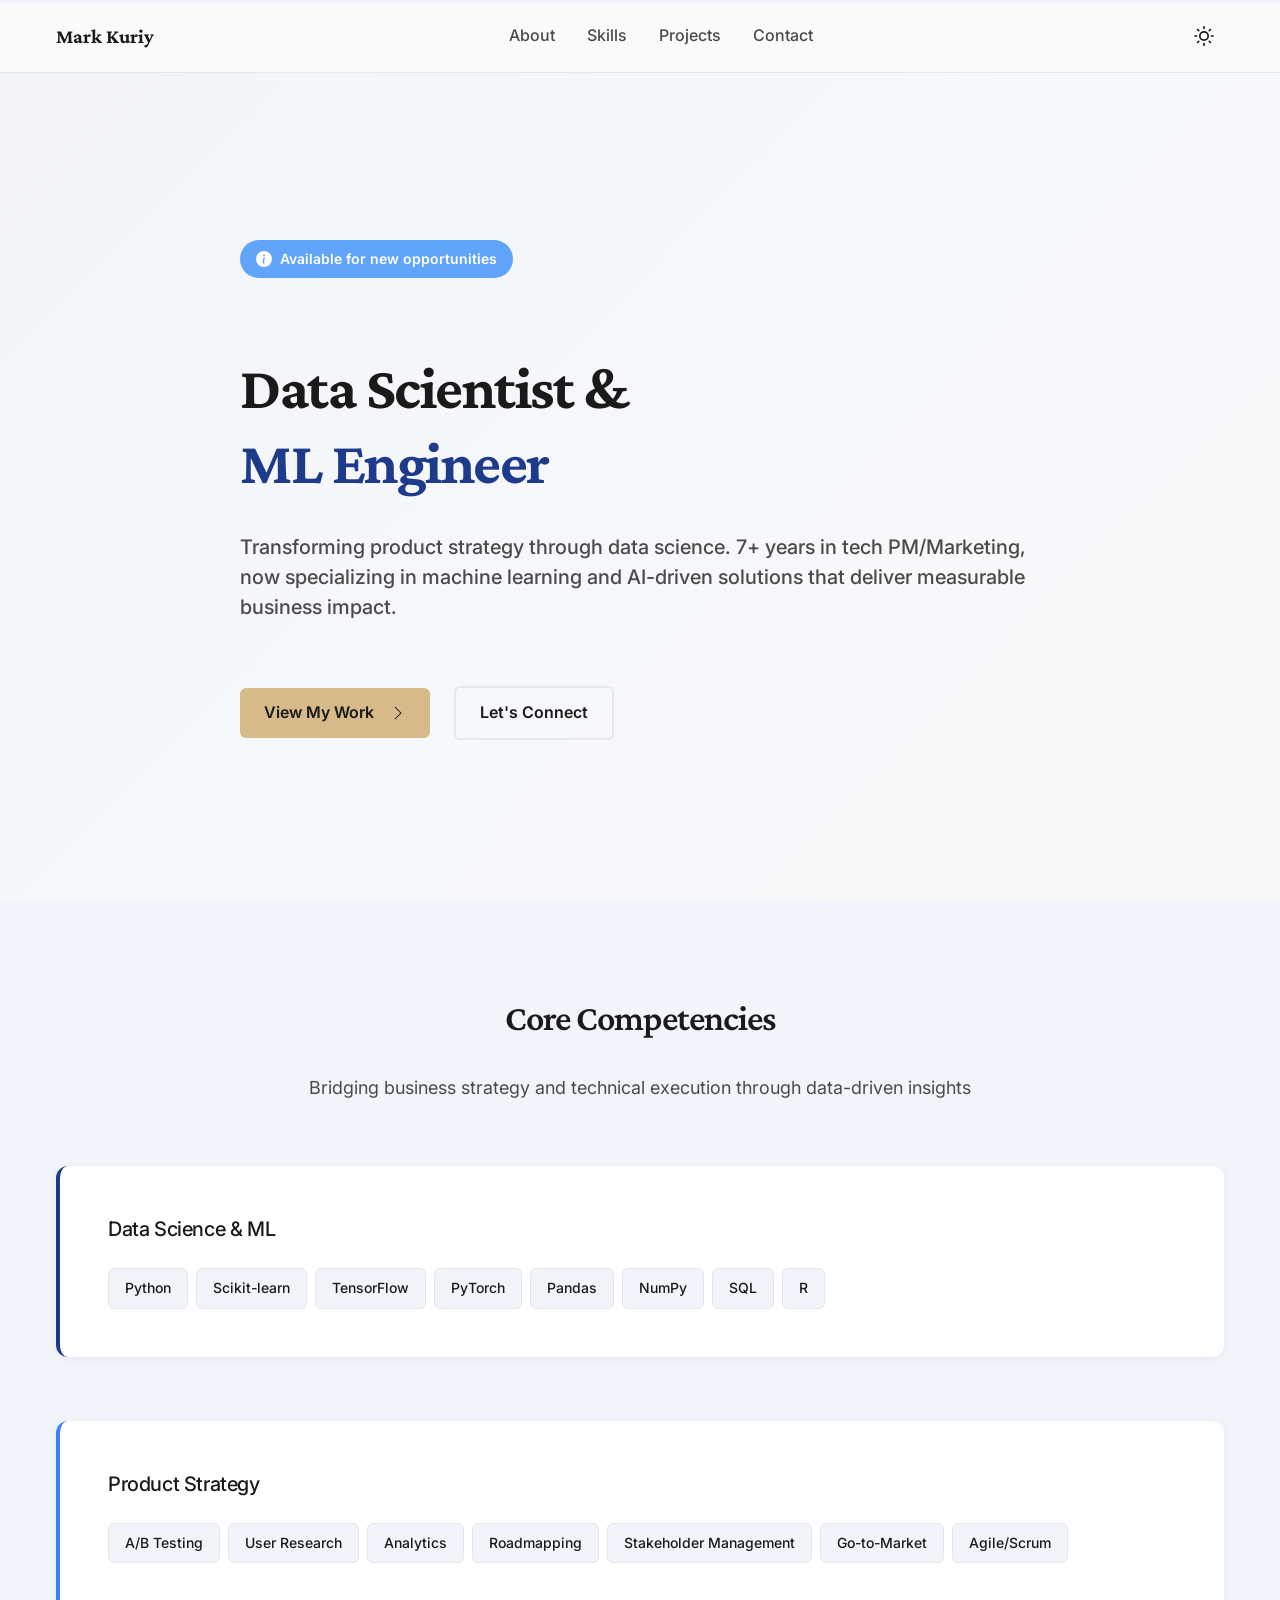
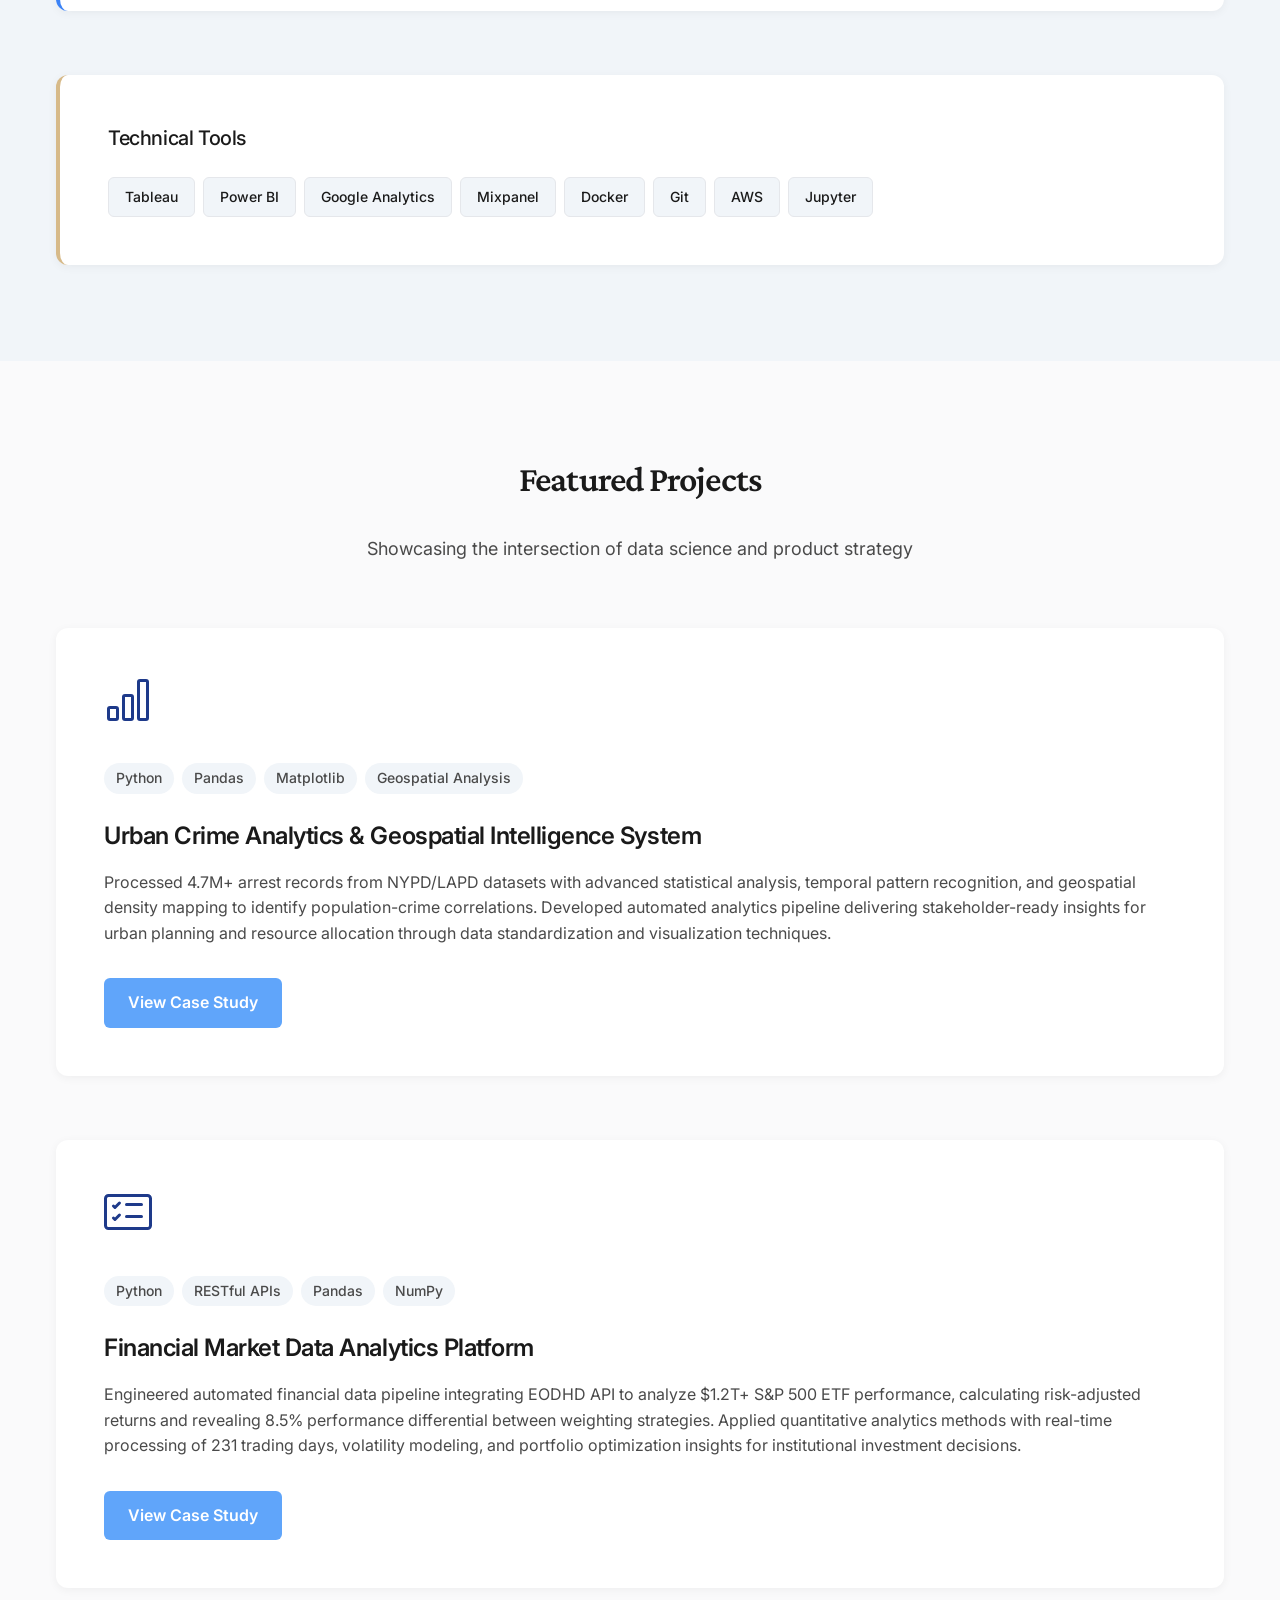
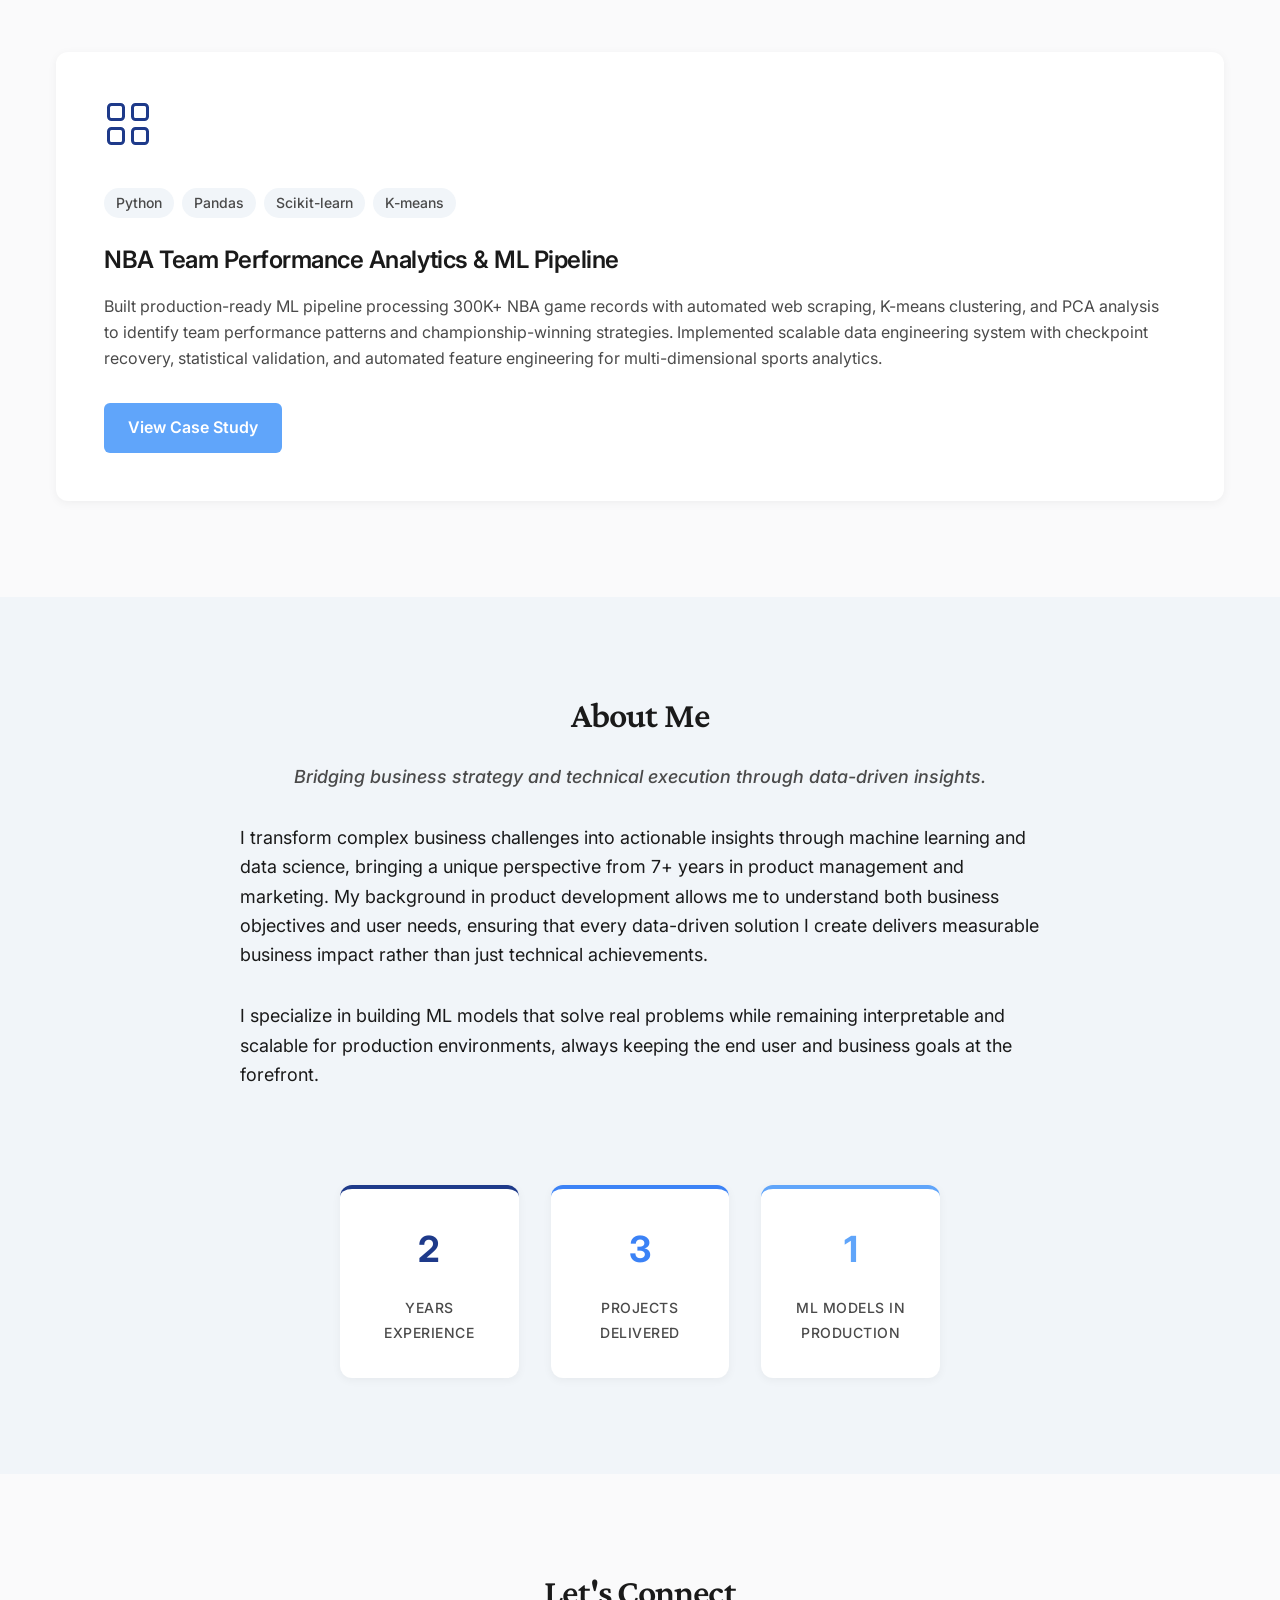
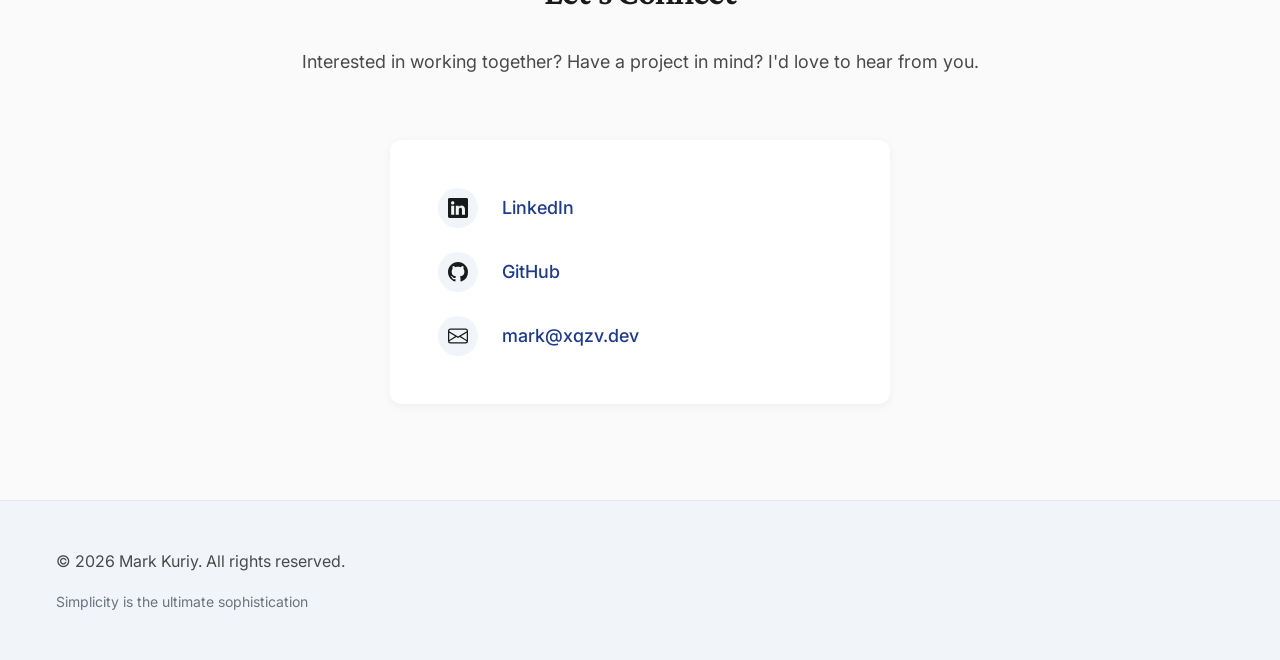
<file: index.html>
<!DOCTYPE html>
<html lang="en">
<head>
    <meta charset="UTF-8">
    <meta name="viewport" content="width=device-width, initial-scale=1.0">
    <title>Mark Kuriy - Data Scientist & ML Engineer</title>
    <meta name="description" content="Data Scientist & ML Engineer | Leveraging 7+ Years of Product Experience to Build Scalable AI Solutions.">
    <meta name="color-scheme" content="light dark">
    <meta name="theme-color" content="#1E3A8A" media="(prefers-color-scheme: light)">
    <meta name="theme-color" content="#0F0F0F" media="(prefers-color-scheme: dark)">
    <script>
        (function () {
            try {
                var localTheme = localStorage.getItem('theme');
                var prefersDark = window.matchMedia('(prefers-color-scheme: dark)').matches;
                var isDark = localTheme === 'dark' || (!localTheme && prefersDark);
                var root = document.documentElement;
                root.classList.remove('light-mode', 'dark-mode');
                root.classList.add(isDark ? 'dark-mode' : 'light-mode');
                root.style.backgroundColor = isDark ? '#0F0F0F' : '#FAFAFB';
            } catch (e) {
                // Ignore storage or media-query access failures during early theme initialization.
            }
        })();
    </script>
    
    <!-- Favicon -->
    <link rel="apple-touch-icon" sizes="180x180" href="/favicon/apple-touch-icon.png">
    <link rel="icon" type="image/png" sizes="32x32" href="/favicon/favicon-32x32.png">
    <link rel="icon" type="image/png" sizes="16x16" href="/favicon/favicon-16x16.png">
    <link rel="manifest" href="/favicon/site.webmanifest">
    
    <!-- Performance optimizations -->
    <link rel="dns-prefetch" href="//fonts.googleapis.com">
    <meta name="format-detection" content="telephone=no">
    
    <!-- Preconnect to external resources for faster loading -->
    <link rel="preconnect" href="https://fonts.googleapis.com">
    <link rel="preconnect" href="https://fonts.gstatic.com" crossorigin>
    <link href="https://fonts.googleapis.com/css2?family=Inter:wght@300..700&family=Crimson+Pro:wght@300..600&display=swap" rel="stylesheet">
    
    <!-- Base normalization for cross-browser consistency -->
    <link rel="stylesheet" href="/css/normalize.css">

    <!-- Critical CSS for above-the-fold content -->
    <style>
        body { 
            font-family: 'Inter', system-ui, sans-serif; 
            background-color: var(--bg-primary, #FAFAFB);
            color: var(--text-primary, #1a1a1a);
            transition: background-color 0.3s ease, color 0.3s ease;
            margin: 0;
            line-height: 1.6;
        }
        body.dark-mode { 
            background-color: var(--dark-bg-primary, #0F0F0F);
            color: var(--dark-text-primary, #F5F5F5);
        }
        .nav { 
            position: fixed; 
            width: 100%; 
            z-index: 100; 
            top: 0;
            left: 0;
            padding: 1rem 0;
            backdrop-filter: blur(12px);
            transition: transform 0.3s ease, background-color 0.3s ease;
            background: var(--nav-bg-light, rgba(250, 250, 251, 0.95));
            border-bottom: 1px solid var(--nav-border-light, rgba(30, 58, 138, 0.1));
        }
        .dark-mode .nav {
            background: var(--nav-bg-dark, rgba(26, 26, 26, 0.95));
            border-bottom: 1px solid var(--nav-border-dark, rgba(255, 255, 255, 0.1));
        }
        .nav.scrolled {
            background: rgba(250, 250, 251, 0.98);
            box-shadow: 0 2px 20px rgba(30, 58, 138, 0.1);
        }
        .dark-mode .nav.scrolled {
            background: rgba(26, 26, 26, 0.98);
            box-shadow: 0 2px 20px rgba(0, 0, 0, 0.2);
        }
        .container {
            max-width: 1200px;
            margin: 0 auto;
            padding: 0 1rem;
        }
        .hero {
            min-height: 100vh;
            padding-top: 80px;
            display: flex;
            align-items: center;
        }
    </style>

    <!-- Optimized CSS loading with media queries for non-critical CSS -->
    <link rel="stylesheet" href="/css/styles.css">
    <link rel="stylesheet" href="/css/components.css">
    <link rel="stylesheet" href="/css/dark-mode.css">
</head>
<body class="light-mode">
    <script>
        (function () {
            var isDark = document.documentElement.classList.contains('dark-mode');
            document.body.classList.remove('light-mode', 'dark-mode');
            document.body.classList.add(isDark ? 'dark-mode' : 'light-mode');
        })();
    </script>
    <!-- Accessibility skip link -->
    <a href="#home" class="skip-link">Skip to main content</a>
    
    <!-- Header Component -->
    <site-header></site-header>

    <!-- Hero Section -->
    <section id="home" class="hero" role="main">
        <!-- Parallax background will be inserted here by JavaScript -->
        <div class="container">
            <div class="hero-content">
                <div class="hero-badge">
                    <svg width="16" height="16" fill="currentColor" class="mr-2" viewBox="0 0 16 16" style="margin-right: 8px;">
                        <path d="M8 16A8 8 0 1 0 8 0a8 8 0 0 0 0 16zm.93-9.412-1 4.705c-.07.34.029.533.304.533.194 0 .487-.07.686-.246l-.088.416c-.287.346-.92.598-1.465.598-.703 0-1.002-.422-.808-1.319l.738-3.468c.064-.293.006-.399-.287-.47l-.451-.081.082-.381 2.29-.287zM8 5.5a1 1 0 1 1 0-2 1 1 0 0 1 0 2z"/>
                    </svg>
                    Available for new opportunities
                </div>
                
                <h1 class="text-6xl serif mb-lg">
                    <span class="sr-only"></span>Data Scientist & <br>
                    <span class="text-brand">ML Engineer</span>
                </h1>
                
                <p class="text-xl text-secondary mb-2xl hero-description">
                    Transforming product strategy through data science. 7+ years in tech PM/Marketing, now specializing in machine learning and AI-driven solutions that deliver measurable business impact.
                </p>
                
                <div class="flex gap-md items-center hero-actions">
                    <a href="#work" class="btn btn-accent">
                        View My Work
                        <svg width="16" height="16" fill="currentColor" viewBox="0 0 16 16" style="margin-left: 8px;">
                            <path fill-rule="evenodd" d="M4.646 1.646a.5.5 0 0 1 .708 0l6 6a.5.5 0 0 1 0 .708l-6 6a.5.5 0 0 1-.708-.708L10.293 8 4.646 2.354a.5.5 0 0 1 0-.708z"/>
                        </svg>
                    </a>
                    <a href="#contact" class="btn btn-outline">Let's Connect</a>
                </div>
            </div>
        </div>
    </section>

    <!-- Skills Overview -->
    <section id="skills" class="section bg-soft">
        <div class="container">
            <div class="mb-2xl section-heading-container">
                <h2 class="text-4xl serif mb-lg">Core Competencies</h2>
                <p class="text-lg text-secondary">
                    Bridging business strategy and technical execution through data-driven insights
                </p>
            </div>
            
            <div class="row-grid">
                <div class="skill-category lazy-load">
                    <h3 class="text-xl mb-sm">Data Science & ML</h3>
                    <div class="skill-list">
                        <span class="skill-tag">Python</span>
                        <span class="skill-tag">Scikit-learn</span>
                        <span class="skill-tag">TensorFlow</span>
                        <span class="skill-tag">PyTorch</span>
                        <span class="skill-tag">Pandas</span>
                        <span class="skill-tag">NumPy</span>
                        <span class="skill-tag">SQL</span>
                        <span class="skill-tag">R</span>
                    </div>
                </div>
                
                <div class="skill-category lazy-load">
                    <h3 class="text-xl mb-sm">Product Strategy</h3>
                    <div class="skill-list">
                        <span class="skill-tag">A/B Testing</span>
                        <span class="skill-tag">User Research</span>
                        <span class="skill-tag">Analytics</span>
                        <span class="skill-tag">Roadmapping</span>
                        <span class="skill-tag">Stakeholder Management</span>
                        <span class="skill-tag">Go-to-Market</span>
                        <span class="skill-tag">Agile/Scrum</span>
                    </div>
                </div>
                
                <div class="skill-category lazy-load">
                    <h3 class="text-xl mb-sm">Technical Tools</h3>
                    <div class="skill-list">
                        <span class="skill-tag">Tableau</span>
                        <span class="skill-tag">Power BI</span>
                        <span class="skill-tag">Google Analytics</span>
                        <span class="skill-tag">Mixpanel</span>
                        <span class="skill-tag">Docker</span>
                        <span class="skill-tag">Git</span>
                        <span class="skill-tag">AWS</span>
                        <span class="skill-tag">Jupyter</span>
                    </div>
                </div>
            </div>
        </div>
    </section>

    <!-- Featured Work -->
    <section id="work" class="section">
        <div class="container">
            <div class="mb-2xl section-heading-container">
                <h2 class="text-4xl serif mb-lg">Featured Projects</h2>
                <p class="text-lg text-secondary">
                    Showcasing the intersection of data science and product strategy
                </p>
            </div>
            
            <div class="row-grid">
                <!-- Project 1 -->
                <custom-project-card
                    title="Urban Crime Analytics &amp; Geospatial Intelligence System"
                    tags="Python, Pandas, Matplotlib, Geospatial Analysis"
                    link="/case-studies/urban-crime-analytics"
                >
                    <svg slot="icon" width="48" height="48" fill="currentColor" viewBox="0 0 16 16">
                        <path d="M4 11H2v3h2v-3zm5-4H7v7h2V7zm5-5v12h-2V2h2zm-2-1a1 1 0 0 0-1 1v12a1 1 0 0 0 1 1h2a1 1 0 0 0 1-1V2a1 1 0 0 0-1-1h-2zM6 7a1 1 0 0 1 1-1h2a1 1 0 0 1 1 1v7a1 1 0 0 1-1 1H7a1 1 0 0 1-1-1V7zm-5 4a1 1 0 0 1 1-1h2a1 1 0 0 1 1 1v3a1 1 0 0 1-1 1H2a1 1 0 0 1-1-1v-3z"/>
                    </svg>
                    <div slot="description">
                        Processed 4.7M+ arrest records from NYPD/LAPD datasets with advanced statistical analysis, temporal pattern recognition, and geospatial density mapping to identify population-crime correlations. Developed automated analytics pipeline delivering stakeholder-ready insights for urban planning and resource allocation through data standardization and visualization techniques.
                    </div>
                </custom-project-card>

                <!-- Project 2 -->
                <custom-project-card
                    title="Financial Market Data Analytics Platform"
                    tags="Python, RESTful APIs, Pandas, NumPy"
                    link="/case-studies/financial-market-analytics"
                >
                    <svg slot="icon" width="48" height="48" fill="currentColor" viewBox="0 0 16 16">
                            <path d="M14.5 3a.5.5 0 0 1 .5.5v9a.5.5 0 0 1-.5.5h-13a.5.5 0 0 1-.5-.5v-9a.5.5 0 0 1 .5-.5h13zm-13-1A1.5 1.5 0 0 0 0 3.5v9A1.5 1.5 0 0 0 1.5 14h13a1.5 1.5 0 0 0 1.5-1.5v-9A1.5 1.5 0 0 0 14.5 2h-13z"/>
                            <path d="M7 5.5a.5.5 0 0 1 .5-.5h5a.5.5 0 0 1 0 1h-5a.5.5 0 0 1-.5-.5zm-1.496-.854a.5.5 0 0 1 0 .708l-1.5 1.5a.5.5 0 0 1-.708 0l-.5-.5a.5.5 0 1 1 .708-.708l.146.147 1.146-1.147a.5.5 0 0 1 .708 0zM7 9.5a.5.5 0 0 1 .5-.5h5a.5.5 0 0 1 0 1h-5a.5.5 0 0 1-.5-.5zm-1.496-.854a.5.5 0 0 1 0 .708l-1.5 1.5a.5.5 0 0 1-.708 0l-.5-.5a.5.5 0 0 1 .708-.708l.146.147 1.146-1.147a.5.5 0 0 1 .708 0z"/>
                        </svg>
                    <div slot="description">
                        Engineered automated financial data pipeline integrating EODHD API to analyze $1.2T+ S&P 500 ETF performance, calculating risk-adjusted returns and revealing 8.5% performance differential between weighting strategies. Applied quantitative analytics methods with real-time processing of 231 trading days, volatility modeling, and portfolio optimization insights for institutional investment decisions.
                    </div>
                </custom-project-card>

                <!-- Project 3 -->
                <custom-project-card
                    title="NBA Team Performance Analytics & ML Pipeline"
                    tags="Python, Pandas, Scikit-learn, K-means"
                    link="/case-studies/nba-performance-analytics"
                >
                    <svg slot="icon" width="48" height="48" fill="currentColor" viewBox="0 0 16 16">
                            <path d="M1 2.5A1.5 1.5 0 0 1 2.5 1h3A1.5 1.5 0 0 1 7 2.5v3A1.5 1.5 0 0 1 5.5 7h-3A1.5 1.5 0 0 1 1 5.5v-3zM2.5 2a.5.5 0 0 0-.5.5v3a.5.5 0 0 0 .5.5h3a.5.5 0 0 0 .5-.5v-3a.5.5 0 0 0-.5-.5h-3zm6.5.5A1.5 1.5 0 0 1 10.5 1h3A1.5 1.5 0 0 1 15 2.5v3A1.5 1.5 0 0 1 13.5 7h-3A1.5 1.5 0 0 1 9 5.5v-3zm1.5-.5a.5.5 0 0 0-.5.5v3a.5.5 0 0 0 .5.5h3a.5.5 0 0 0 .5-.5v-3a.5.5 0 0 0-.5-.5h-3zM1 10.5A1.5 1.5 0 0 1 2.5 9h3A1.5 1.5 0 0 1 7 10.5v3A1.5 1.5 0 0 1 5.5 15h-3A1.5 1.5 0 0 1 1 13.5v-3zm1.5-.5a.5.5 0 0 0-.5.5v3a.5.5 0 0 0 .5.5h3a.5.5 0 0 0 .5-.5v-3a.5.5 0 0 0-.5-.5h-3zm6.5.5A1.5 1.5 0 0 1 10.5 9h3a1.5 1.5 0 0 1 1.5 1.5v3a1.5 1.5 0 0 1-1.5 1.5h-3A1.5 1.5 0 0 1 9 13.5v-3zm1.5-.5a.5.5 0 0 0-.5.5v3a.5.5 0 0 0 .5.5h3a.5.5 0 0 0 .5-.5v-3a.5.5 0 0 0-.5-.5h-3z"/>
                        </svg>
                    <div slot="description">
                        Built production-ready ML pipeline processing 300K+ NBA game records with automated web scraping, K-means clustering, and PCA analysis to identify team performance patterns and championship-winning strategies. Implemented scalable data engineering system with checkpoint recovery, statistical validation, and automated feature engineering for multi-dimensional sports analytics.
                    </div>
                </custom-project-card>
            </div>
        </div>
    </section>

    <!-- About Section -->
    <section id="about" class="section bg-soft">
        <div class="container">
            <div class="about-content">
                <h2 class="text-4xl serif mb-md">About Me</h2>
                
                <p class="about-highlight text-lg mb-lg">
                    Bridging business strategy and technical execution through data-driven insights.
                </p>
                
                <div class="about-story">
                    <p class="text-lg mb-lg">
                        I transform complex business challenges into actionable insights through machine learning and data science, bringing a unique perspective from 7+ years in product management and marketing. My background in product development allows me to understand both business objectives and user needs, ensuring that every data-driven solution I create delivers measurable business impact rather than just technical achievements.
                    </p>
                    
                    <p class="text-lg">
                        I specialize in building ML models that solve real problems while remaining interpretable and scalable for production environments, always keeping the end user and business goals at the forefront.
                    </p>
                </div>
                
                <div class="stats-showcase">
                    <div class="stats-grid">
                        <div class="stat-card lazy-load">
                            <span class="stat-number counter" data-target="7">7</span>
                            <span class="stat-label">Years Experience</span>
                        </div>
                        <div class="stat-card secondary lazy-load">
                            <span class="stat-number counter" data-target="12">12</span>
                            <span class="stat-label">Projects Delivered</span>
                        </div>
                        <div class="stat-card tertiary lazy-load">
                            <span class="stat-number counter" data-target="5">5</span>
                            <span class="stat-label">ML Models in Production</span>
                        </div>
                    </div>
                </div>
            </div>
        </div>
    </section>

    <!-- Contact Section -->
    <section id="contact" class="section">
        <div class="container">
            <div class="mb-2xl section-heading-container">
                <h2 class="text-4xl serif mb-lg">Let's Connect</h2>
                <p class="text-lg text-secondary">
                    Interested in working together? Have a project in mind? I'd love to hear from you.
                </p>
            </div>
            
            <div class="section-heading-container" style="max-width: 500px; align-items: start;">
                <div class="card">
                    <div class="flex items-center mb-md">
                        <div class="contact-icon">
                            <svg width="20" height="20" fill="currentColor" viewBox="0 0 16 16">
                                <path d="M0 1.146C0 .513.526 0 1.175 0h13.65C15.474 0 16 .513 16 1.146v13.708c0 .633-.526 1.146-1.175 1.146H1.175C.526 16 0 15.487 0 14.854V1.146zm4.943 12.248V6.169H2.542v7.225h2.401zm-1.2-8.212c.837 0 1.358-.554 1.358-1.248-.015-.709-.52-1.248-1.342-1.248-.822 0-1.359.54-1.359 1.248 0 .694.521 1.248 1.327 1.248h.016zm4.908 8.212V9.359c0-.216.016-.432.08-.586.173-.431.568-.878 1.232-.878.869 0 1.216.662 1.216 1.634v3.865h2.401V9.25c0-2.22-1.184-3.252-2.764-3.252-1.274 0-1.845.7-2.165 1.193v.025h-.016a5.54 5.54 0 0 1 .016-.025V6.169h-2.4c.03.678 0 7.225 0 7.225h2.4z"/>
                            </svg>
                        </div>
                        <a href="https://www.linkedin.com/in/mkuriy/" target="_blank" class="text-lg">LinkedIn</a>
                    </div>
                    
                    <div class="flex items-center mb-md">
                        <div class="contact-icon">
                            <svg width="20" height="20" fill="currentColor" viewBox="0 0 16 16">
                                <path d="M8 0C3.58 0 0 3.58 0 8c0 3.54 2.29 6.53 5.47 7.59.4.07.55-.17.55-.38 0-.19-.01-.82-.01-1.49-2.01.37-2.53-.49-2.69-.94-.09-.23-.48-.94-.82-1.13-.28-.15-.68-.52-.01-.53.63-.01 1.08.58 1.23.82.72 1.21 1.87.87 2.33.66.07-.52.28-.87.51-1.07-1.78-.2-3.64-.89-3.64-3.95 0-.87.31-1.59.82-2.15-.08-.2-.36-1.02.08-2.12 0 0 .67-.21 2.2.82.64-.18 1.32-.27 2-.27.68 0 1.36.09 2 .27 1.53-1.04 2.2-.82 2.2-.82.44 1.1.16 1.92.08 2.12.51.56.82 1.27.82 2.15 0 3.07-1.87 3.75-3.65 3.95.29.25.54.73.54 1.48 0 1.07-.01 1.93-.01 2.2 0 .21.15.46.55.38A8.012 8.012 0 0 0 16 8c0-4.42-3.58-8-8-8z"/>
                            </svg>
                        </div>
                        <a href="https://github.com/xqzv" target="_blank" class="text-lg">GitHub</a>
                    </div>
                    
                    <div class="flex items-center">
                        <div class="contact-icon">
                            <svg width="20" height="20" fill="currentColor" viewBox="0 0 16 16">
                                <path d="M0 4a2 2 0 0 1 2-2h12a2 2 0 0 1 2 2v8a2 2 0 0 1-2 2H2a2 2 0 0 1-2-2V4Zm2-1a1 1 0 0 0-1 1v.217l7 4.2 7-4.2V4a1 1 0 0 0-1-1H2Zm13 2.383-4.708 2.825L15 11.105V5.383Zm-.034 6.876-5.64-3.471L8 9.583l-1.326-.795-5.64 3.47A1 1 0 0 0 2 13h12a1 1 0 0 0 .966-.741ZM1 11.105l4.708-2.897L1 5.383v5.722Z"/>
                            </svg>
                        </div>
                        <a href="mailto:mark@xqzv.dev" class="text-lg">mark@xqzv.dev</a>
                    </div>
                </div>
            </div>
        </div>
    </section>

    <!-- Footer -->
    <site-footer></site-footer>

    <!-- JavaScript loading -->
    <script src="/js/components/header.js" defer></script>
    <script src="/js/components/footer.js" defer></script>
    <script src="/js/components/project-card.js" defer></script>
    <script src="/js/dark-mode.js" defer></script>
    <script src="/js/portfolio.js" defer></script>
</body>
</html>
</file>
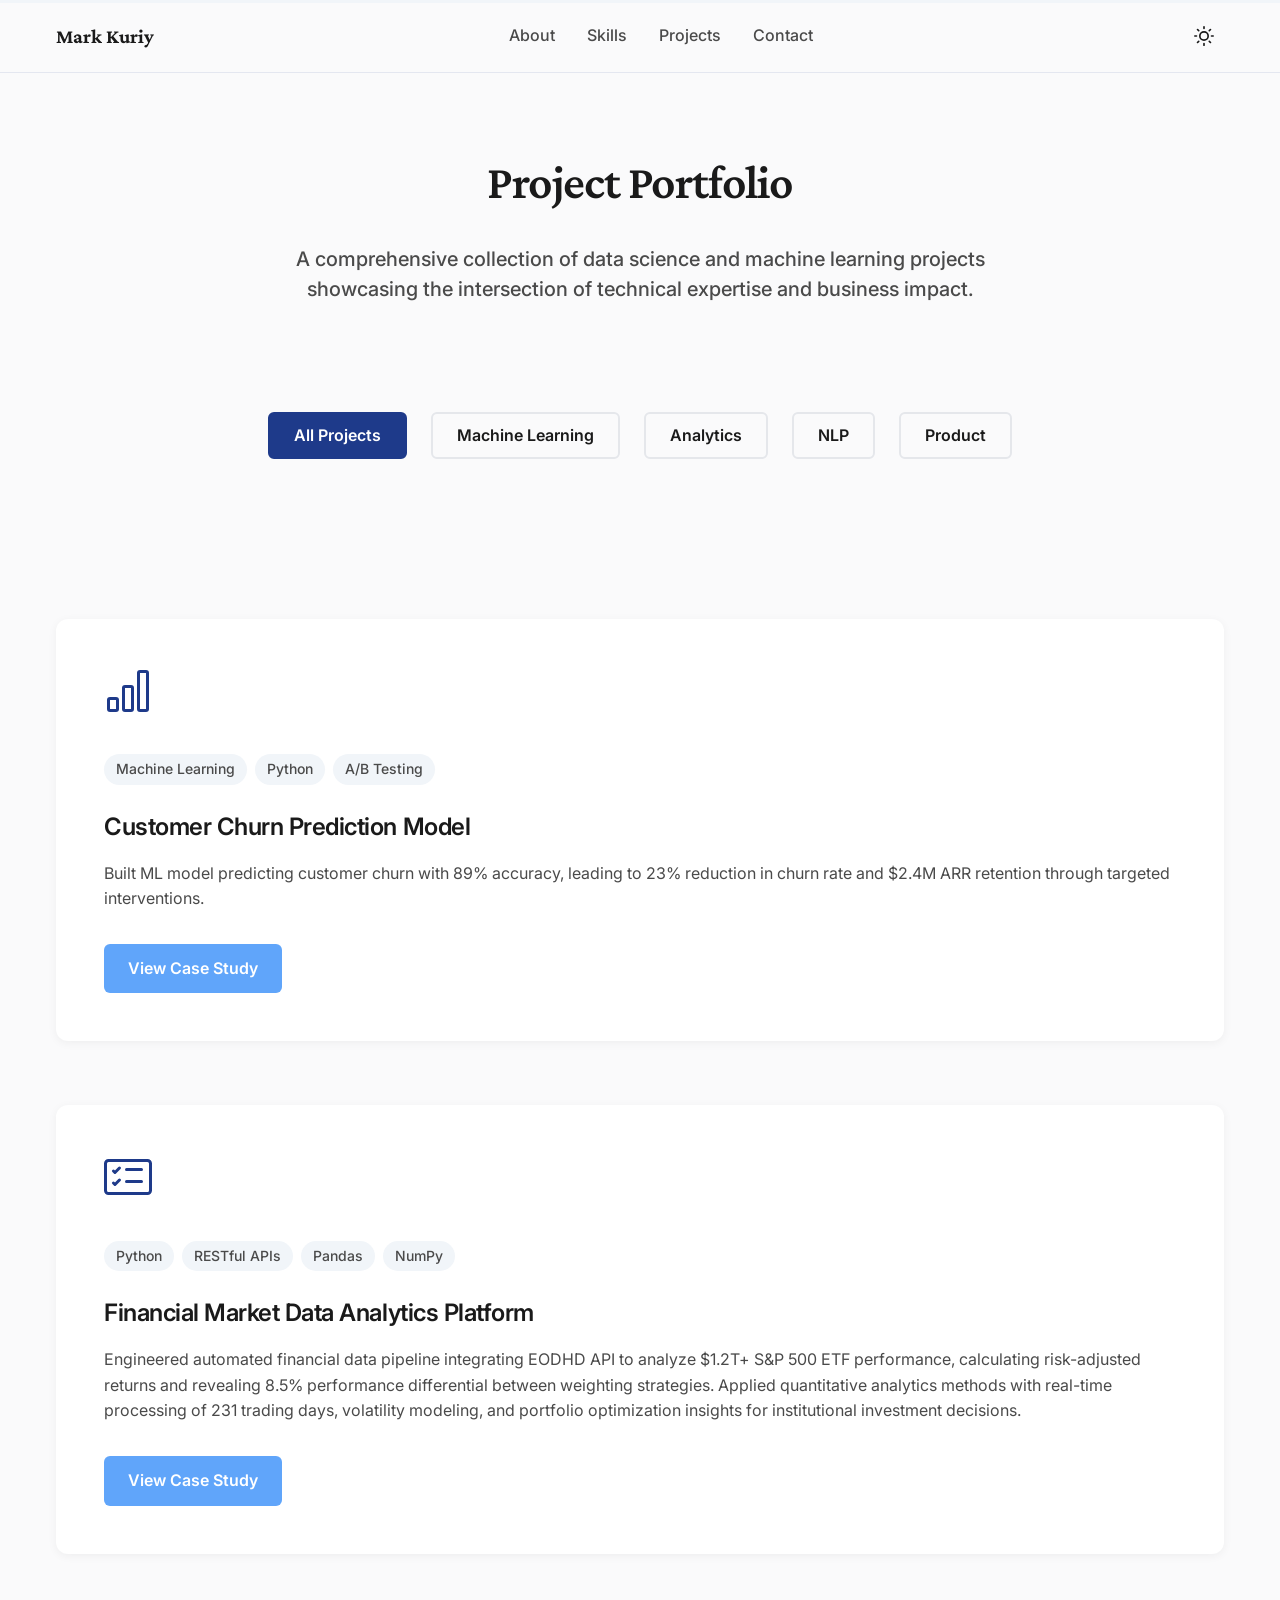
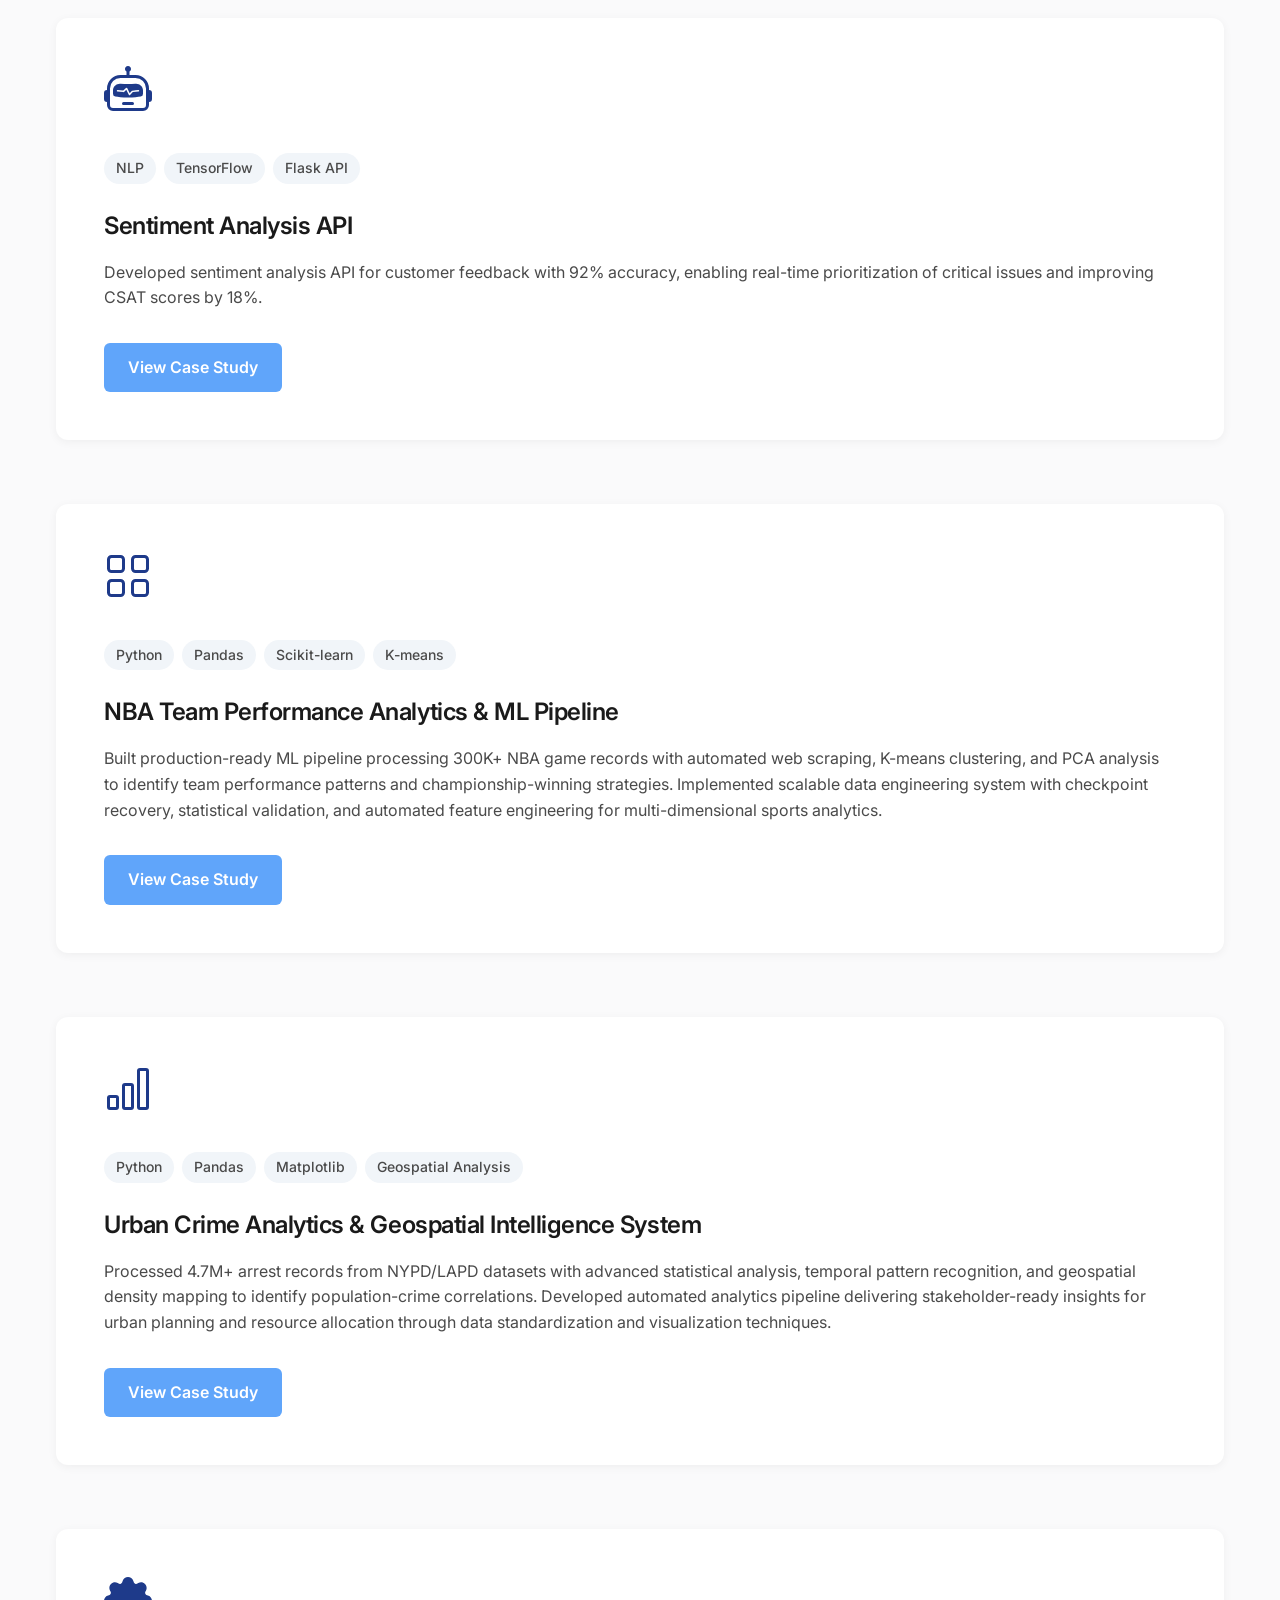
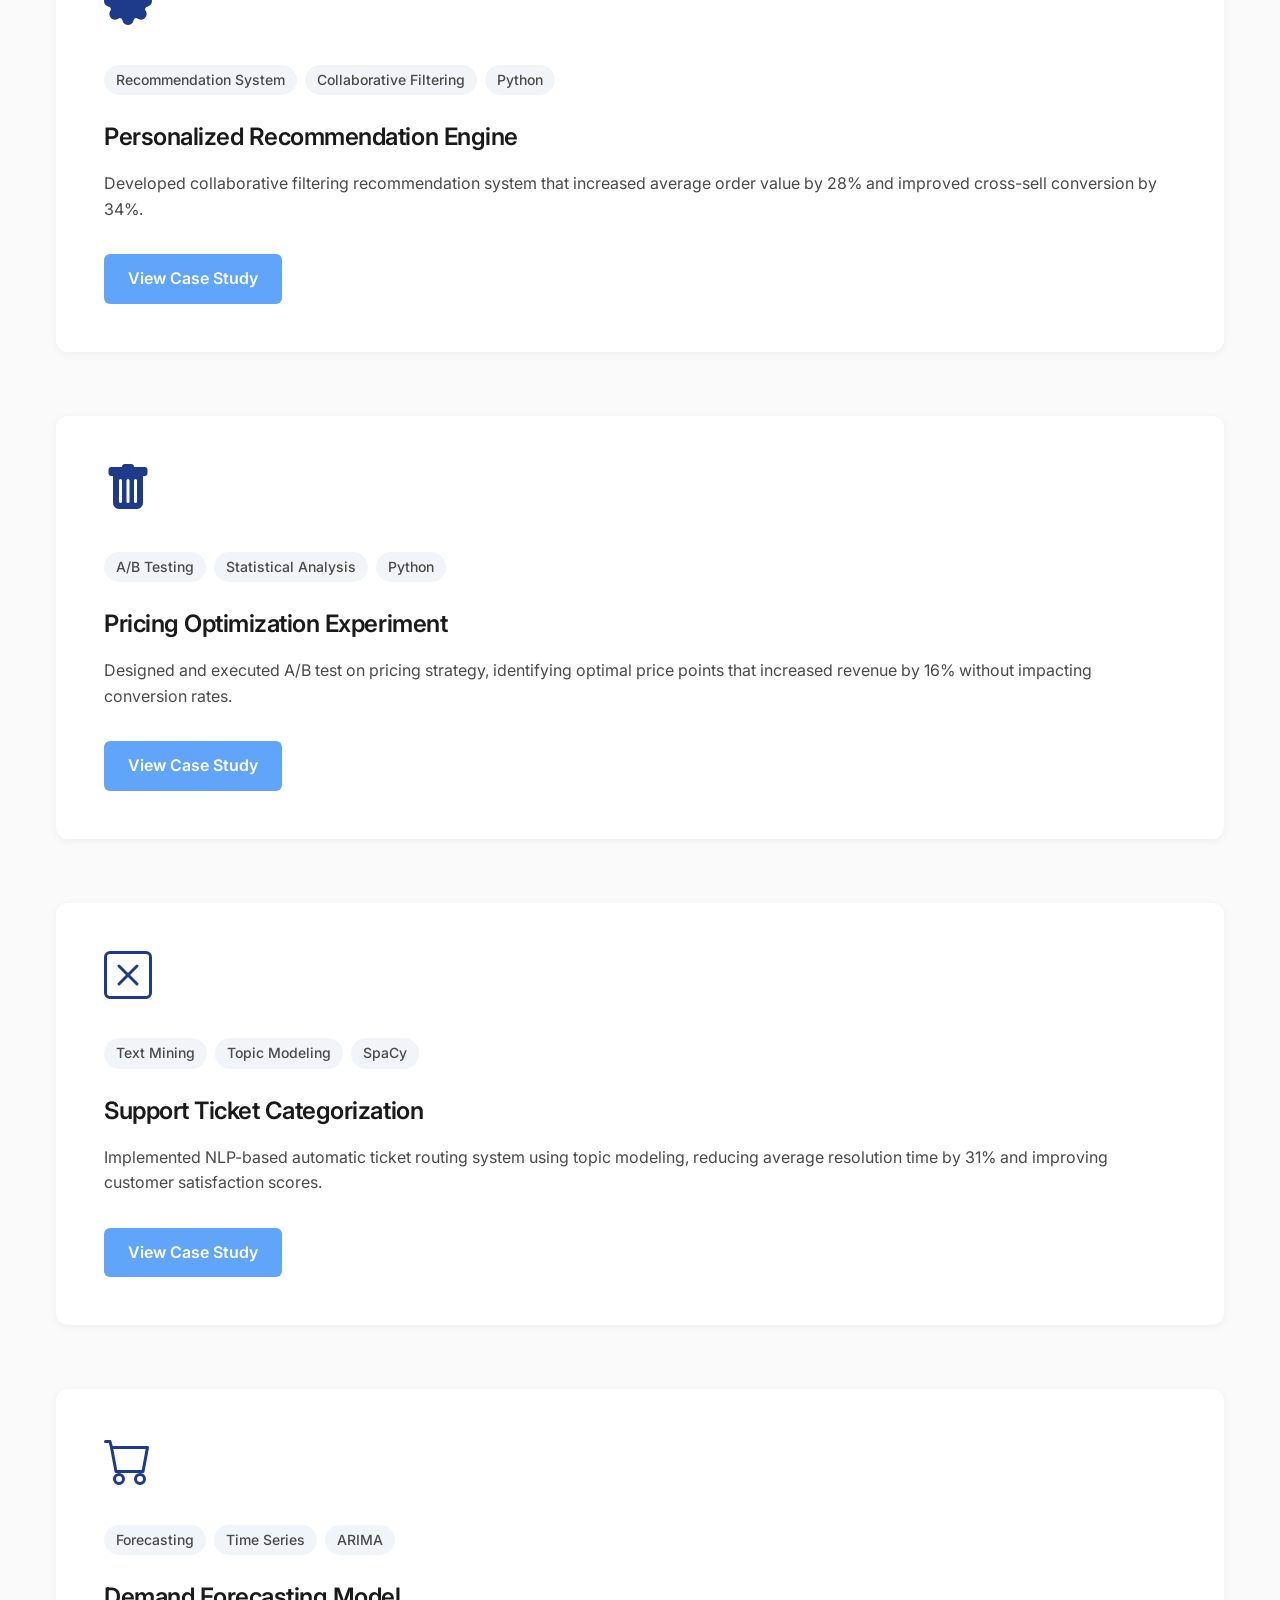
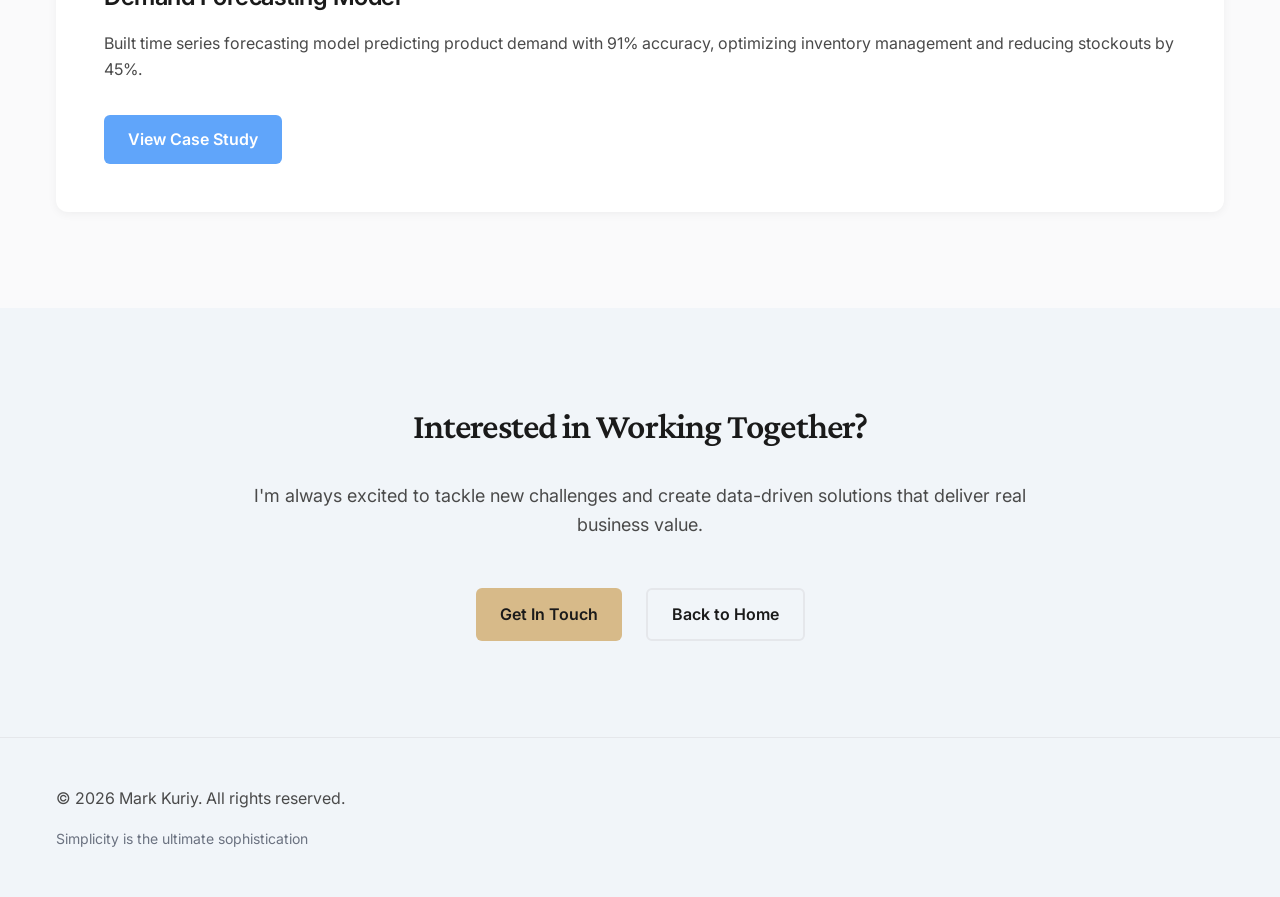
<file: projects.html>
<!DOCTYPE html>
<html lang="en">
<head>
    <meta charset="UTF-8">
    <meta name="viewport" content="width=device-width, initial-scale=1.0">
    <title>Projects - Mark Kuriy | Data Science Portfolio</title>
    <meta name="description" content="Explore my portfolio of data science and machine learning projects. From customer churn prediction to sentiment analysis and beyond.">
    <meta name="color-scheme" content="light dark">
    <meta name="theme-color" content="#1E3A8A" media="(prefers-color-scheme: light)">
    <meta name="theme-color" content="#0F0F0F" media="(prefers-color-scheme: dark)">
    <script>
        (function () {
            try {
                var localTheme = localStorage.getItem('theme');
                var prefersDark = window.matchMedia('(prefers-color-scheme: dark)').matches;
                var isDark = localTheme === 'dark' || (!localTheme && prefersDark);
                var root = document.documentElement;
                root.classList.remove('light-mode', 'dark-mode');
                root.classList.add(isDark ? 'dark-mode' : 'light-mode');
                root.style.backgroundColor = isDark ? '#0F0F0F' : '#FAFAFB';
            } catch (e) {
                // Ignore storage or media-query access failures during early theme initialization.
            }
        })();
    </script>
    
    <!-- Favicon -->
    <link rel="apple-touch-icon" sizes="180x180" href="/favicon/apple-touch-icon.png">
    <link rel="icon" type="image/png" sizes="32x32" href="/favicon/favicon-32x32.png">
    <link rel="icon" type="image/png" sizes="16x16" href="/favicon/favicon-16x16.png">
    <link rel="manifest" href="/favicon/site.webmanifest">
    
    <!-- Performance optimizations -->
    <link rel="dns-prefetch" href="//fonts.googleapis.com">
    <meta name="format-detection" content="telephone=no">
    
    <!-- Preconnect to external resources for faster loading -->
    <link rel="preconnect" href="https://fonts.googleapis.com">
    <link rel="preconnect" href="https://fonts.gstatic.com" crossorigin>
    <link href="https://fonts.googleapis.com/css2?family=Inter:wght@300..700&family=Crimson+Pro:wght@300..600&display=swap" rel="stylesheet">
    
    <!-- Critical CSS for above-the-fold content -->
    <style>
        body { 
            font-family: 'Inter', system-ui, sans-serif; 
            background-color: var(--bg-primary, #FAFAFB);
            color: var(--text-primary, #1a1a1a);
            transition: background-color 0.3s ease, color 0.3s ease;
            margin: 0;
            line-height: 1.6;
        }
        body.dark-mode { 
            background-color: var(--dark-bg-primary, #0F0F0F);
            color: var(--dark-text-primary, #F5F5F5);
        }
        .nav { 
            position: fixed; 
            width: 100%; 
            z-index: 100; 
            top: 0;
            left: 0;
            padding: 1rem 0;
            backdrop-filter: blur(12px);
            transition: transform 0.3s ease, background-color 0.3s ease;
            background: var(--nav-bg-light, rgba(250, 250, 251, 0.95));
            border-bottom: 1px solid var(--nav-border-light, rgba(30, 58, 138, 0.1));
        }
        .dark-mode .nav {
            background: var(--nav-bg-dark, rgba(26, 26, 26, 0.95));
            border-bottom: 1px solid var(--nav-border-dark, rgba(255, 255, 255, 0.1));
        }
        .nav.scrolled {
            background: rgba(250, 250, 251, 0.98);
            box-shadow: 0 2px 20px rgba(30, 58, 138, 0.1);
        }
        .dark-mode .nav.scrolled {
            background: rgba(26, 26, 26, 0.98);
            box-shadow: 0 2px 20px rgba(0, 0, 0, 0.2);
        }
        .container {
            max-width: 1200px;
            margin: 0 auto;
            padding: 0 1rem;
        }
        .page-hero {
            padding-top: 120px;
            padding-bottom: 60px;
        }
    </style>
    
    <!-- Base normalization for cross-browser consistency -->
    <link rel="stylesheet" href="/css/normalize.css">

    <!-- Optimized CSS loading with media queries for non-critical CSS -->
    <link rel="stylesheet" href="/css/styles.css">
    <link rel="stylesheet" href="/css/components.css">
    <link rel="stylesheet" href="/css/dark-mode.css">
</head>
<body class="light-mode">
    <script>
        (function () {
            var isDark = document.documentElement.classList.contains('dark-mode');
            document.body.classList.remove('light-mode', 'dark-mode');
            document.body.classList.add(isDark ? 'dark-mode' : 'light-mode');
        })();
    </script>
    <!-- Accessibility skip link -->
    <a href="#main-content" class="skip-link">Skip to main content</a>
    
    <!-- Header Component -->
    <site-header></site-header>

    <!-- Page Hero -->
    <section class="page-hero" id="main-content" role="main">
        <div class="container">
            <div class="section-heading-container">
                <h1 class="text-5xl serif mb-lg">Project Portfolio</h1>
                <p class="text-xl text-secondary mb-xl">
                    A comprehensive collection of data science and machine learning projects showcasing the intersection of technical expertise and business impact.
                </p>
            </div>
        </div>
    </section>

    <!-- Filter Categories -->
    <section class="section" style="padding-top: 0;">
        <div class="container">
            <div class="flex justify-center gap-md mb-2xl" style="flex-wrap: wrap;">
                <button class="btn btn-outline filter-btn active" data-filter="all">All Projects</button>
                <button class="btn btn-outline filter-btn" data-filter="machine-learning">Machine Learning</button>
                <button class="btn btn-outline filter-btn" data-filter="analytics">Analytics</button>
                <button class="btn btn-outline filter-btn" data-filter="nlp">NLP</button>
                <button class="btn btn-outline filter-btn" data-filter="product">Product</button>
            </div>
        </div>
    </section>

    <!-- Projects Grid -->
    <section class="section" style="padding-top: 0;">
        <div class="container">
            <div class="row-grid">
                <!-- Project 1 -->
                <custom-project-card
                    title="Customer Churn Prediction Model"
                    tags="Machine Learning, Python, A/B Testing"
                    link="/projects/customer-churn-case-study"
                    category="machine-learning"
                >
                    <svg slot="icon" width="48" height="48" fill="currentColor" viewBox="0 0 16 16">
                            <path d="M4 11H2v3h2v-3zm5-4H7v7h2V7zm5-5v12h-2V2h2zm-2-1a1 1 0 0 0-1 1v12a1 1 0 0 0 1 1h2a1 1 0 0 0 1-1V2a1 1 0 0 0-1-1h-2zM6 7a1 1 0 0 1 1-1h2a1 1 0 0 1 1 1v7a1 1 0 0 1-1 1H7a1 1 0 0 1-1-1V7zm-5 4a1 1 0 0 1 1-1h2a1 1 0 0 1 1 1v3a1 1 0 0 1-1 1H2a1 1 0 0 1-1-1v-3z"/>
                        </svg>
                    <div slot="description">
                        Built ML model predicting customer churn with 89% accuracy, leading to 23% reduction in churn rate and $2.4M ARR retention through targeted interventions.
                    </div>
                </custom-project-card>

                <!-- Project 2 -->
                <custom-project-card
                    title="Financial Market Data Analytics Platform"
                    tags="Python, RESTful APIs, Pandas, NumPy"
                    link="/404.html"
                    category="analytics"
                >
                    <svg slot="icon" width="48" height="48" fill="currentColor" viewBox="0 0 16 16">
                            <path d="M14.5 3a.5.5 0 0 1 .5.5v9a.5.5 0 0 1-.5.5h-13a.5.5 0 0 1-.5-.5v-9a.5.5 0 0 1 .5-.5h13zm-13-1A1.5 1.5 0 0 0 0 3.5v9A1.5 1.5 0 0 0 1.5 14h13a1.5 1.5 0 0 0 1.5-1.5v-9A1.5 1.5 0 0 0 14.5 2h-13z"/>
                            <path d="M7 5.5a.5.5 0 0 1 .5-.5h5a.5.5 0 0 1 0 1h-5a.5.5 0 0 1-.5-.5zm-1.496-.854a.5.5 0 0 1 0 .708l-1.5 1.5a.5.5 0 0 1-.708 0l-.5-.5a.5.5 0 1 1 .708-.708l.146.147 1.146-1.147a.5.5 0 0 1 .708 0zM7 9.5a.5.5 0 0 1 .5-.5h5a.5.5 0 0 1 0 1h-5a.5.5 0 0 1-.5-.5zm-1.496-.854a.5.5 0 0 1 0 .708l-1.5 1.5a.5.5 0 0 1-.708 0l-.5-.5a.5.5 0 0 1 .708-.708l.146.147 1.146-1.147a.5.5 0 0 1 .708 0z"/>
                        </svg>
                    <div slot="description">
                        Engineered automated financial data pipeline integrating EODHD API to analyze $1.2T+ S&P 500 ETF performance, calculating risk-adjusted returns and revealing 8.5% performance differential between weighting strategies. Applied quantitative analytics methods with real-time processing of 231 trading days, volatility modeling, and portfolio optimization insights for institutional investment decisions.
                    </div>
                </custom-project-card>

                <!-- Project 3 -->
                <custom-project-card
                    title="Sentiment Analysis API"
                    tags="NLP, TensorFlow, Flask API"
                    link="/404.html"
                    category="nlp machine-learning"
                >
                    <svg slot="icon" width="48" height="48" fill="currentColor" viewBox="0 0 16 16">
                            <path d="M6 12.5a.5.5 0 0 1 .5-.5h3a.5.5 0 0 1 0 1h-3a.5.5 0 0 1-.5-.5ZM3 8.062C3 6.76 4.235 5.765 5.53 5.886a26.58 26.58 0 0 0 4.94 0C11.765 5.765 13 6.76 13 8.062v1.157a.933.933 0 0 1-.765.935c-.845.147-2.34.346-4.235.346-1.895 0-3.39-.2-4.235-.346A.933.933 0 0 1 3 9.219V8.062Zm4.542-.827a.25.25 0 0 0-.217.068l-.92.9a24.767 24.767 0 0 1-1.871-.183.25.25 0 0 0-.068.495c.55.076 1.232.149 2.02.193a.25.25 0 0 0 .189-.071l.754-.736.847 1.71a.25.25 0 0 0 .404.062l.932-.97a25.286 25.286 0 0 0 1.922-.188.25.25 0 0 0-.068-.495c-.538.074-1.207.145-1.98.189a.25.25 0 0 0-.166.076l-.754.785-.842-1.7a.25.25 0 0 0-.182-.135Z"/>
                            <path d="M8.5 1.866a1 1 0 1 0-1 0V3h-2A4.5 4.5 0 0 0 1 7.5V8a1 1 0 0 0-1 1v2a1 1 0 0 0 1 1v1a2 2 0 0 0 2 2h10a2 2 0 0 0 2-2v-1a1 1 0 0 0 1-1V9a1 1 0 0 0-1-1v-.5A4.5 4.5 0 0 0 10.5 3h-2V1.866ZM14 7.5V13a1 1 0 0 1-1 1H3a1 1 0 0 1-1-1V7.5A3.5 3.5 0 0 1 5.5 4h5A3.5 3.5 0 0 1 14 7.5Z"/>
                        </svg>
                    <div slot="description">
                        Developed sentiment analysis API for customer feedback with 92% accuracy, enabling real-time prioritization of critical issues and improving CSAT scores by 18%.
                    </div>
                </custom-project-card>

                <!-- Project 4 -->
                <custom-project-card
                    title="NBA Team Performance Analytics &amp; ML Pipeline"
                    tags="Python, Pandas, Scikit-learn, K-means"
                    link="/404.html"
                    category="machine-learning"
                >
                    <svg slot="icon" width="48" height="48" fill="currentColor" viewBox="0 0 16 16">
                            <path d="M1 2.5A1.5 1.5 0 0 1 2.5 1h3A1.5 1.5 0 0 1 7 2.5v3A1.5 1.5 0 0 1 5.5 7h-3A1.5 1.5 0 0 1 1 5.5v-3zM2.5 2a.5.5 0 0 0-.5.5v3a.5.5 0 0 0 .5.5h3a.5.5 0 0 0 .5-.5v-3a.5.5 0 0 0-.5-.5h-3zm6.5.5A1.5 1.5 0 0 1 10.5 1h3A1.5 1.5 0 0 1 15 2.5v3A1.5 1.5 0 0 1 13.5 7h-3A1.5 1.5 0 0 1 9 5.5v-3zm1.5-.5a.5.5 0 0 0-.5.5v3a.5.5 0 0 0 .5.5h3a.5.5 0 0 0 .5-.5v-3a.5.5 0 0 0-.5-.5h-3zM1 10.5A1.5 1.5 0 0 1 2.5 9h3A1.5 1.5 0 0 1 7 10.5v3A1.5 1.5 0 0 1 5.5 15h-3A1.5 1.5 0 0 1 1 13.5v-3zm1.5-.5a.5.5 0 0 0-.5.5v3a.5.5 0 0 0 .5.5h3a.5.5 0 0 0 .5-.5v-3a.5.5 0 0 0-.5-.5h-3zm6.5.5A1.5 1.5 0 0 1 10.5 9h3a1.5 1.5 0 0 1 1.5 1.5v3a1.5 1.5 0 0 1-1.5 1.5h-3A1.5 1.5 0 0 1 9 13.5v-3zm1.5-.5a.5.5 0 0 0-.5.5v3a.5.5 0 0 0 .5.5h3a.5.5 0 0 0 .5-.5v-3a.5.5 0 0 0-.5-.5h-3z"/>
                        </svg>
                    <div slot="description">
                        Built production-ready ML pipeline processing 300K+ NBA game records with automated web scraping, K-means clustering, and PCA analysis to identify team performance patterns and championship-winning strategies. Implemented scalable data engineering system with checkpoint recovery, statistical validation, and automated feature engineering for multi-dimensional sports analytics.
                    </div>
                </custom-project-card>

                <!-- Project 5 -->
                <custom-project-card
                    title="Urban Crime Analytics & Geospatial Intelligence System"
                    tags="Python, Pandas, Matplotlib, Geospatial Analysis"
                    link="/404.html"
                    category="analytics"
                >
                    <svg slot="icon" width="48" height="48" fill="currentColor" viewBox="0 0 16 16">
                            <path d="M4 11H2v3h2v-3zm5-4H7v7h2V7zm5-5v12h-2V2h2zm-2-1a1 1 0 0 0-1 1v12a1 1 0 0 0 1 1h2a1 1 0 0 0 1-1V2a1 1 0 0 0-1-1h-2zM6 7a1 1 0 0 1 1-1h2a1 1 0 0 1 1 1v7a1 1 0 0 1-1 1H7a1 1 0 0 1-1-1V7zm-5 4a1 1 0 0 1 1-1h2a1 1 0 0 1 1 1v3a1 1 0 0 1-1 1H2a1 1 0 0 1-1-1v-3z"/>
                        </svg>
                    <div slot="description">
                        Processed 4.7M+ arrest records from NYPD/LAPD datasets with advanced statistical analysis, temporal pattern recognition, and geospatial density mapping to identify population-crime correlations. Developed automated analytics pipeline delivering stakeholder-ready insights for urban planning and resource allocation through data standardization and visualization techniques.
                    </div>
                </custom-project-card>

                <!-- Project 6 -->
                <custom-project-card
                    title="Personalized Recommendation Engine"
                    tags="Recommendation System, Collaborative Filtering, Python"
                    link="/404.html"
                    category="machine-learning product"
                >
                    <svg slot="icon" width="48" height="48" fill="currentColor" viewBox="0 0 16 16">
                            <path d="M8 4.754a3.246 3.246 0 1 0 0 6.492 3.246 3.246 0 0 0 0-6.492zM5.754 8a2.246 2.246 0 1 1 4.492 0 2.246 2.246 0 0 1-4.492 0z"/>
                            <path d="M9.796 1.343c-.527-1.79-3.065-1.79-3.592 0l-.094.319a.873.873 0 0 1-1.255.52l-.292-.16c-1.64-.892-3.433.902-2.54 2.541l.159.292a.873.873 0 0 1-.52 1.255l-.319.094c-1.79.527-1.79 3.065 0 3.592l.319.094a.873.873 0 0 1 .52 1.255l-.16.292c-.892 1.64.901 3.434 2.541 2.54l.292-.159a.873.873 0 0 1 1.255.52l.094.319c.527 1.79 3.065 1.79 3.592 0l.094-.319a.873.873 0 0 1 1.255-.52l.292.16c1.64.893 3.434-.902 2.54-2.541l-.159-.292a.873.873 0 0 1 .52-1.255l.319-.094c1.79-.527 1.79-3.065 0-3.592l-.319-.094a.873.873 0 0 1-.52-1.255l.16-.292c.893-1.64-.902-3.433-2.541-2.54l-.292.159a.873.873 0 0 1-1.255-.52l-.094-.319z"/>
                        </svg>
                    <div slot="description">
                        Developed collaborative filtering recommendation system that increased average order value by 28% and improved cross-sell conversion by 34%.
                    </div>
                </custom-project-card>

                <!-- Project 7 -->
                <custom-project-card
                    title="Pricing Optimization Experiment"
                    tags="A/B Testing, Statistical Analysis, Python"
                    link="/404.html"
                    category="analytics"
                >
                    <svg slot="icon" width="48" height="48" fill="currentColor" viewBox="0 0 16 16">
                            <path d="M2.5 1a1 1 0 0 0-1 1v1a1 1 0 0 0 1 1H3v9a2 2 0 0 0 2 2h6a2 2 0 0 0 2-2V4h.5a1 1 0 0 0 1-1V2a1 1 0 0 0-1-1H10a1 1 0 0 0-1-1H7a1 1 0 0 0-1 1H2.5zm3 4a.5.5 0 0 1 .5.5v7a.5.5 0 0 1-1 0v-7a.5.5 0 0 1 .5-.5zM8 5a.5.5 0 0 1 .5.5v7a.5.5 0 0 1-1 0v-7A.5.5 0 0 1 8 5zm3 .5v7a.5.5 0 0 1-1 0v-7a.5.5 0 0 1 1 0z"/>
                        </svg>
                    <div slot="description">
                        Designed and executed A/B test on pricing strategy, identifying optimal price points that increased revenue by 16% without impacting conversion rates.
                    </div>
                </custom-project-card>

                <!-- Project 8 -->
                <custom-project-card
                    title="Support Ticket Categorization"
                    tags="Text Mining, Topic Modeling, SpaCy"
                    link="/404.html"
                    category="nlp"
                >
                    <svg slot="icon" width="48" height="48" fill="currentColor" viewBox="0 0 16 16">
                            <path d="M14 1a1 1 0 0 1 1 1v12a1 1 0 0 1-1 1H2a1 1 0 0 1-1-1V2a1 1 0 0 1 1-1h12zM2 0a2 2 0 0 0-2 2v12a2 2 0 0 0 2 2h12a2 2 0 0 0 2-2V2a2 2 0 0 0-2-2H2z"/>
                            <path d="M4.646 4.646a.5.5 0 0 1 .708 0L8 7.293l2.646-2.647a.5.5 0 0 1 .708.708L8.707 8l2.647 2.646a.5.5 0 0 1-.708.708L8 8.707l-2.646 2.647a.5.5 0 0 1-.708-.708L7.293 8 4.646 5.354a.5.5 0 0 1 0-.708z"/>
                        </svg>
                    <div slot="description">
                        Implemented NLP-based automatic ticket routing system using topic modeling, reducing average resolution time by 31% and improving customer satisfaction scores.
                    </div>
                </custom-project-card>

                <!-- Project 9 -->
                <custom-project-card
                    title="Demand Forecasting Model"
                    tags="Forecasting, Time Series, ARIMA"
                    link="/404.html"
                    category="machine-learning product"
                >
                    <svg slot="icon" width="48" height="48" fill="currentColor" viewBox="0 0 16 16">
                            <path d="M0 1.5A.5.5 0 0 1 .5 1H2a.5.5 0 0 1 .485.379L2.89 3H14.5a.5.5 0 0 1 .491.592l-1.5 8A.5.5 0 0 1 13 12H4a.5.5 0 0 1-.491-.408L2.01 3.607 1.61 2H.5a.5.5 0 0 1-.5-.5zM3.102 4l1.313 7h8.17l1.313-7H3.102zM5 12a2 2 0 1 0 0 4 2 2 0 0 0 0-4zm7 0a2 2 0 1 0 0 4 2 2 0 0 0 0-4zm-7 1a1 1 0 1 1 0 2 1 1 0 0 1 0-2zm7 0a1 1 0 1 1 0 2 1 1 0 0 1 0-2z"/>
                        </svg>
                    <div slot="description">
                        Built time series forecasting model predicting product demand with 91% accuracy, optimizing inventory management and reducing stockouts by 45%.
                    </div>
                </custom-project-card>
            </div>
        </div>
    </section>

    <!-- CTA Section -->
    <section class="section bg-soft">
        <div class="container">
            <div class="section-heading-container">
                <h2 class="text-4xl serif mb-lg">Interested in Working Together?</h2>
                <p class="text-lg text-secondary mb-xl">
                    I'm always excited to tackle new challenges and create data-driven solutions that deliver real business value.
                </p>
                <div class="flex justify-center gap-md" style="flex-wrap: wrap;">
                    <a href="/index.html#contact" class="btn btn-accent">Get In Touch</a>
                    <a href="/index.html" class="btn btn-outline">Back to Home</a>
                </div>
            </div>
        </div>
    </section>

    <!-- Footer -->
    <site-footer></site-footer>

    <!-- JavaScript loading -->
    <script src="/js/components/header.js" defer></script>
    <script src="/js/components/footer.js" defer></script>
    <script src="/js/components/project-card.js" defer></script>
    <script src="/js/dark-mode.js" defer></script>
    <script src="/js/portfolio.js" defer></script>
    <script>
        // Project filtering functionality
        document.addEventListener('DOMContentLoaded', () => {
            const filterButtons = document.querySelectorAll('.filter-btn');
            const projectCards = document.querySelectorAll('.project-card');

            filterButtons.forEach(button => {
                button.addEventListener('click', () => {
                    const filter = button.getAttribute('data-filter');

                    // Update active button
                    filterButtons.forEach(btn => btn.classList.remove('active'));
                    button.classList.add('active');

                    // Filter projects
                    projectCards.forEach(card => {
                        const parent = card.closest('custom-project-card') || card;
                        if (filter === 'all') {
                            card.style.display = 'flex';
                            parent.style.display = '';
                            setTimeout(() => {
                                card.classList.add('loaded');
                            }, 100);
                        } else {
                            const categories = card.getAttribute('data-category');
                            if (categories && categories.includes(filter)) {
                                card.style.display = 'flex';
                                parent.style.display = '';
                                setTimeout(() => {
                                    card.classList.add('loaded');
                                    card.classList.remove('filtered-out');
                                }, 100);
                            } else {
                                card.style.display = 'none';
                                parent.style.display = 'none';
                            }
                        }
                    });
                });
            });

        });
    </script>
</body>
</html>
</file>
<file: css/styles.css>
:root {
    /* Primary color system - 60-30-10 rule */
    
    /* Neutral colors (60%) - Primary backgrounds and text */
    --neutral-50: #F9FAFB;
    --neutral-100: #FAFAFB;
    --neutral-200: #F1F5F9;
    --neutral-300: #E5E7EB;
    --neutral-400: #6B7280;
    --neutral-600: #4a4a4a;
    --neutral-800: #1a1a1a;
    
    /* Brand colors (30%) - Navigation and sections */
    --primary-300: #60A5FA;
    --primary-400: #3B82F6;
    --primary-500: #2563EB;
    --primary-600: #1E3A8A;
    --primary-700: #1E40AF;
    
    /* Accent color (10%) - CTAs and highlights only */
    --accent-400: #E5C47A;
    --accent-500: #D7BA89;
    --accent-600: #C29D58;
    
    /* Semantic color mappings - Enhanced for accessibility */
    --text-primary: var(--neutral-800);
    --text-secondary: var(--neutral-600);
    --text-tertiary: var(--neutral-400);
    --text-brand: var(--primary-600);
    --text-accent: var(--accent-600);
    
    --bg-primary: var(--neutral-100);
    --bg-secondary: var(--neutral-200);
    --bg-tertiary: var(--neutral-50);
    --bg-brand: var(--primary-600);
    --bg-brand-light: var(--primary-300);
    --bg-accent: var(--accent-500);
    
    --border-color: var(--neutral-300);
    --border-brand: var(--primary-400);
    --border-accent: var(--accent-400);
    
    /* Dark mode colors - Enhanced contrast */
    --dark-bg-primary: #0F0F0F;
    --dark-bg-secondary: #1A1A1A;
    --dark-bg-tertiary: #262626;
    --dark-text-primary: #F5F5F5;
    --dark-text-secondary: #B3B3B3;
    --dark-text-tertiary: #9CA3AF;
    --dark-border: #404040;
    --dark-border-light: #2A2A2A;
    
    /* Navigation specifics */
    --nav-bg-light: rgba(250, 250, 251, 0.95);
    --nav-border-light: rgba(30, 58, 138, 0.1);
    --nav-bg-dark: rgba(26, 26, 26, 0.95);
    --nav-border-dark: rgba(255, 255, 255, 0.1);
    
    /* Spacing scale */
    --space-xs: 0.5rem;
    --space-sm: 1rem;
    --space-md: 1.5rem;
    --space-lg: 2rem;
    --space-xl: 3rem;
    --space-2xl: 4rem;
    --space-3xl: 6rem;
    
    /* Typography scale */
    --text-xs: 0.75rem;
    --text-sm: 0.875rem;
    --text-base: 1rem;
    --text-lg: 1.125rem;
    --text-xl: 1.25rem;
    --text-2xl: 1.5rem;
    --text-3xl: 1.875rem;
    --text-4xl: 2.25rem;
    --text-5xl: 3rem;
    --text-6xl: 3.75rem;
    
    /* Line heights */
    --line-height-tight: 1.25;
    --line-height-normal: 1.5;
    --line-height-relaxed: 1.625;
    
    /* Content constraints */
    --content-width-narrow: 600px;
    --content-width-medium: 800px;
    --content-width-wide: 1000px;
}

/* Modern CSS Reset */
*,
*::before,
*::after {
    margin: 0;
    padding: 0;
    box-sizing: border-box;
}

html {
    scroll-behavior: smooth;
    font-size: 16px;
    -webkit-text-size-adjust: 100%;
    background-color: var(--bg-primary);
}

html.light-mode {
    background-color: #FAFAFB;
    color-scheme: light;
}

html.dark-mode {
    background-color: #0F0F0F;
    color-scheme: dark;
}

/* Prevent Flash of Undefined Custom Elements (FOUCE) */
site-header:not(:defined),
site-footer:not(:defined),
custom-project-card:not(:defined) {
    display: none;
}

body {
    font-family: 'Inter', system-ui, sans-serif;
    line-height: 1.6;
    font-weight: 400;
    -webkit-font-smoothing: antialiased;
    -moz-osx-font-smoothing: grayscale;
    text-rendering: optimizeSpeed;
    transition: background-color 0.3s ease, color 0.3s ease;
    color: var(--text-primary);
    background-color: var(--bg-primary);
}

/* Theme classes - Enhanced accessibility */
body.light-mode {
    --text-primary: var(--neutral-800);
    --text-secondary: var(--neutral-600);
    --text-tertiary: var(--neutral-400);
    --bg-primary: var(--neutral-100);
    --bg-secondary: var(--neutral-200);
    --bg-tertiary: var(--neutral-50);
    --border-color: var(--neutral-300);
    --bg-white: #FFFFFF;
}

body.dark-mode {
    --text-primary: var(--dark-text-primary);
    --text-secondary: var(--dark-text-secondary);
    --text-tertiary: var(--dark-text-tertiary);
    --bg-primary: var(--dark-bg-primary);
    --bg-secondary: var(--dark-bg-secondary);
    --bg-tertiary: var(--dark-bg-tertiary);
    --border-color: var(--dark-border);
    --bg-white: var(--dark-bg-secondary);
}

/* Typography System */
.serif {
    font-family: 'Crimson Pro', Georgia, serif;
}

h1, h2, h3, h4, h5, h6 {
    font-weight: 600;
    line-height: var(--line-height-tight);
    letter-spacing: -0.02em;
    margin-bottom: var(--space-md);
}

/* Typography classes */
.text-6xl { 
    font-size: var(--text-6xl); 
    line-height: var(--line-height-tight);
    font-weight: 700;
    letter-spacing: -0.025em;
}
.text-5xl { 
    font-size: var(--text-5xl); 
    line-height: var(--line-height-tight);
    font-weight: 600;
    letter-spacing: -0.025em;
}
.text-4xl { 
    font-size: var(--text-4xl); 
    line-height: var(--line-height-tight);
    font-weight: 600;
    letter-spacing: -0.025em;
}
.text-3xl { 
    font-size: var(--text-3xl); 
    line-height: var(--line-height-normal);
    font-weight: 600;
}
.text-2xl { 
    font-size: var(--text-2xl); 
    line-height: var(--line-height-normal);
    font-weight: 600;
}
.text-xl { 
    font-size: var(--text-xl); 
    line-height: var(--line-height-normal);
    font-weight: 500;
}
.text-lg { 
    font-size: var(--text-lg); 
    line-height: var(--line-height-relaxed);
    font-weight: 400;
}
.text-base { 
    font-size: var(--text-base); 
    line-height: var(--line-height-relaxed);
    font-weight: 400;
}
.text-sm { 
    font-size: var(--text-sm); 
    line-height: var(--line-height-normal);
    font-weight: 400;
}

/* Color utilities - 60-30-10 compliant */
.text-primary { color: var(--text-primary); }
.text-secondary { color: var(--text-secondary); }
.text-tertiary { color: var(--text-tertiary); }
.text-brand { color: var(--text-brand); }
.text-accent { color: var(--text-accent); }
.text-white { color: white; }

/* Background colors - Proper hierarchy */
.bg-primary { background-color: var(--bg-primary); }
.bg-secondary { background-color: var(--bg-secondary); }
.bg-tertiary { background-color: var(--bg-tertiary); }
.bg-brand { background-color: var(--bg-brand); }
.bg-brand-light { background-color: var(--bg-brand-light); }
.bg-accent { background-color: var(--bg-accent); }
.bg-white { background-color: var(--bg-white); }
.bg-soft { background-color: var(--bg-secondary); }
.bg-deep-charcoal { background-color: var(--dark-bg-tertiary); }

/* Layout Utilities */
.container {
    max-width: 1200px;
    margin: 0 auto;
    padding: 0 var(--space-sm);
}

.section {
    padding: var(--space-3xl) 0;
    position: relative;
    z-index: 1;
}

.section-heading-container {
    text-align: center;
    max-width: var(--content-width-medium);
    margin: 0 auto;
}

/* Grid System */
.grid-2 {
    display: grid;
    grid-template-columns: repeat(2, 1fr);
    gap: var(--space-2xl);
}

.grid-3 {
    display: grid;
    grid-template-columns: repeat(3, 1fr);
    gap: var(--space-2xl);
}

.row-grid {
    display: grid;
    grid-template-columns: 1fr;
    gap: var(--space-2xl);
}

/* About Section - Simplified and Unified */
.about-content {
    max-width: var(--content-width-medium);
    margin: 0 auto;
    text-align: center;
}

.about-content h2 {
    color: var(--text-primary);
}

.about-highlight {
    color: var(--text-secondary);
    font-weight: 500;
    font-style: italic;
    margin-bottom: var(--space-2xl);
}

.about-story {
    text-align: left;
    max-width: 100%;
    margin-bottom: var(--space-3xl);
}

.about-story p {
    color: var(--text-primary);
    line-height: var(--line-height-relaxed);
}

.stats-showcase {
    align-self: center;
    width: 100%;
    max-width: 600px;
    margin: 0 auto;
}

/* Flex utilities */
.flex {
    display: flex;
}

.flex-col {
    flex-direction: column;
}

.items-center {
    align-items: center;
}

.justify-center {
    justify-content: center;
}

.justify-between {
    justify-content: space-between;
}

.gap-sm { gap: var(--space-sm); }
.gap-md { gap: var(--space-md); }
.gap-lg { gap: var(--space-lg); }
.gap-xl { gap: var(--space-xl); }

/* Spacing Utilities */
.mt-xs { margin-top: var(--space-xs); }
.mt-sm { margin-top: var(--space-sm); }
.mt-md { margin-top: var(--space-md); }
.mt-lg { margin-top: var(--space-lg); }
.mt-xl { margin-top: var(--space-xl); }
.mt-2xl { margin-top: var(--space-2xl); }

.mb-xs { margin-bottom: var(--space-xs); }
.mb-sm { margin-bottom: var(--space-sm); }
.mb-md { margin-bottom: var(--space-md); }
.mb-lg { margin-bottom: var(--space-lg); }
.mb-xl { margin-bottom: var(--space-xl); }
.mb-2xl { margin-bottom: var(--space-2xl); }

.py-xs { padding-top: var(--space-xs); padding-bottom: var(--space-xs); }
.py-sm { padding-top: var(--space-sm); padding-bottom: var(--space-sm); }
.py-md { padding-top: var(--space-md); padding-bottom: var(--space-md); }
.py-lg { padding-top: var(--space-lg); padding-bottom: var(--space-lg); }
.py-xl { padding-top: var(--space-xl); padding-bottom: var(--space-xl); }
.py-2xl { padding-top: var(--space-2xl); padding-bottom: var(--space-2xl); }

/* Hero Section */
.hero {
    min-height: 100vh;
    display: flex;
    align-items: center;
    position: relative;
    padding-top: 80px;
    overflow: hidden;
}

/* Page hero for sub-pages */
.page-hero {
    padding-top: 120px;
    padding-bottom: 60px;
    min-height: auto;
}

.hero-content {
    position: relative;
    z-index: 1;
}

.hero-actions {
    display: flex;
    gap: var(--space-md);
    align-items: center;
}

.hero-description {
    max-width: var(--content-width-medium);
}

/* Parallax Background - Adjusted for proper 60-30-10 distribution */
.hero-parallax-bg {
    position: absolute;
    top: 0;
    left: 0;
    width: 100%;
    height: 100%;
    background: linear-gradient(135deg, 
        rgba(30, 58, 138, 0.03) 0%, 
        rgba(59, 130, 246, 0.02) 50%, 
        rgba(215, 186, 137, 0.02) 100%);
    z-index: 0;
}

/* Cards */
.card {
    background: var(--bg-white);
    padding: var(--space-xl);
    border-radius: 12px;
    box-shadow: 0 2px 10px rgba(0, 0, 0, 0.05);
    transition: all 0.3s ease;
}

.card:hover {
    transform: translateY(-4px);
    box-shadow: 0 10px 25px rgba(0, 0, 0, 0.15);
}

/* Accessibility */
.skip-link {
    position: absolute;
    top: -40px;
    left: 6px;
    background: var(--primary-600);
    color: white;
    padding: 8px;
    text-decoration: none;
    border-radius: 4px;
    transition: top 0.3s;
}

.skip-link:focus {
    top: 6px;
}

/* Screen reader only content */
.sr-only {
    position: absolute;
    width: 1px;
    height: 1px;
    padding: 0;
    margin: -1px;
    overflow: hidden;
    clip: rect(0, 0, 0, 0);
    white-space: nowrap;
    border: 0;
}

/* Reduced motion preferences */
@media (prefers-reduced-motion: reduce) {
    * {
        animation-duration: 0.01ms;
        animation-iteration-count: 1;
        transition-duration: 0.01ms;
    }
}

/* Custom scrollbar */
::-webkit-scrollbar {
    width: 8px;
}

::-webkit-scrollbar-track {
    background: var(--bg-secondary);
}

::-webkit-scrollbar-thumb {
    background: var(--neutral-400);
    border-radius: 4px;
}

::-webkit-scrollbar-thumb:hover {
    background: var(--primary-600);
}

/* Responsive Design */
@media (max-width: 1024px) {
    .container {
        padding: 0 var(--space-md);
    }
}

@media (max-width: 768px) {
    .grid-2,
    .grid-3 {
        grid-template-columns: 1fr;
        gap: var(--space-xl);
    }
    
    .about-content {
        text-align: center;
    }
    
    .about-story {
        text-align: center;
    }
    
    .hero-actions {
        flex-direction: column;
        align-items: stretch;
    }
    
    .text-6xl {
        font-size: var(--text-5xl);
    }
    
    .text-5xl {
        font-size: var(--text-4xl);
    }
    
    .text-4xl {
        font-size: var(--text-3xl);
    }
    
    .section {
        padding: var(--space-2xl) 0;
    }
}

@media (max-width: 640px) {
    .container {
        padding: 0 var(--space-sm);
    }
    
    .text-6xl {
        font-size: var(--text-4xl);
    }
    
    .hero {
        min-height: 80vh;
    }
}
</file>
<file: css/components.css>
/* ===== Optimized Components CSS - Enhanced 60-30-10 Compliance ===== */

/* Button System - Proper accent color usage (10% rule) */
.btn {
    display: inline-flex;
    align-items: center;
    gap: 0.5rem;
    padding: 0.75rem 1.5rem;
    border-radius: 6px;
    font-weight: 600;
    font-size: 1rem;
    text-decoration: none;
    border: none;
    cursor: pointer;
    transition: all 0.2s ease;
}

.btn-primary {
    background-color: var(--primary-600);
    color: white;
}

.btn-primary:hover {
    background-color: var(--primary-500);
    transform: translateY(-1px);
}

/* Reserve accent color for primary CTAs only */
.btn-accent {
    background-color: var(--accent-500);
    color: var(--neutral-800);
}

.btn-accent:hover {
    background-color: var(--accent-600);
    transform: translateY(-1px);
}

.btn-outline {
    background-color: transparent;
    color: var(--text-primary);
    border: 2px solid var(--border-color);
}

.btn-outline:hover {
    background-color: var(--primary-600);
    color: white;
    border-color: var(--primary-600);
}

/* Filter buttons for projects page */
.filter-btn {
    transition: all 0.2s ease;
}

.filter-btn.active {
    background-color: var(--primary-600);
    color: white;
    border-color: var(--primary-600);
}

/* Use brand colors for secondary actions */
.btn-secondary {
    background-color: var(--primary-300);
    color: white;
}

.btn-secondary:hover {
    background-color: var(--primary-400);
}

/* Cards */
.card {
    background: var(--bg-white);
    padding: var(--space-xl);
    border-radius: 12px;
    box-shadow: 0 2px 10px rgba(0, 0, 0, 0.05);
    transition: box-shadow 0.2s ease;
}

.card:hover {
    box-shadow: 0 4px 20px rgba(0, 0, 0, 0.1);
}

/* Project Cards */
.project-card {
    background: var(--bg-white);
    padding: var(--space-xl);
    border-radius: 12px;
    box-shadow: 0 2px 10px rgba(0, 0, 0, 0.05);
    transition: all 0.3s ease;
    display: flex;
    flex-direction: column;
    height: 100%;
}

.project-card:hover {
    transform: translateY(-4px);
    box-shadow: 0 8px 25px rgba(0, 0, 0, 0.15);
}

.project-header {
    margin-bottom: var(--space-lg);
    color: var(--primary-600);
}

.project-content {
    display: flex;
    flex-direction: column;
    height: 100%;
}

.project-meta {
    display: flex;
    flex-wrap: wrap;
    gap: var(--space-xs);
    margin-bottom: var(--space-md);
}

.project-tag {
    background: var(--bg-secondary);
    color: var(--text-secondary);
    padding: 0.25rem 0.75rem;
    border-radius: 20px;
    font-size: var(--text-sm);
    font-weight: 500;
}

/* Navigation */
site-header {
    display: block;
}

.nav {
    background: var(--nav-bg-light, rgba(250, 250, 251, 0.95));
    border-bottom: 1px solid var(--nav-border-light, rgba(30, 58, 138, 0.1));
    backdrop-filter: blur(12px);
    -webkit-backdrop-filter: blur(12px);
}

.nav.scrolled {
    background: rgba(250, 250, 251, 0.98);
    box-shadow: 0 2px 20px rgba(30, 58, 138, 0.1);
}

.nav-content {
    display: flex;
    align-items: center;
    justify-content: space-between;
}

.nav-logo {
    font-size: var(--text-xl);
    font-weight: 700;
    color: var(--text-primary);
    text-decoration: none;
}

.nav-links {
    display: flex;
    list-style: none;
    gap: var(--space-lg);
    margin: 0;
    padding: 0;
}

.nav-link {
    color: var(--text-secondary);
    text-decoration: none;
    font-weight: 500;
    transition: color 0.2s ease;
}

.nav-link:hover,
.nav-link.active {
    color: var(--primary-600);
}

body.dark-mode .nav-link:hover,
body.dark-mode .nav-link.active {
    color: var(--primary-300);
}

/* Mobile Menu */
.mobile-menu {
    display: none;
    background: none;
    border: none;
    cursor: pointer;
    padding: 0.5rem;
    color: var(--text-primary);
    margin-left: 0.5rem;
    transition: color 0.2s ease;
}

.theme-toggle,
.mobile-menu {
    -webkit-appearance: none;
    appearance: none;
    background-color: transparent;
    border: 0;
}

.mobile-menu:hover {
    color: var(--primary-600);
}

.mobile-menu:active {
    transform: scale(0.95);
}

.mobile-menu-container {
    position: fixed;
    top: 80px;
    left: 0;
    right: 0;
    background: var(--bg-white);
    border-top: 1px solid var(--border-color);
    box-shadow: 0 4px 12px rgba(0, 0, 0, 0.1);
    z-index: 99;
    max-height: 0;
    overflow: hidden;
    transition: max-height 0.3s ease, opacity 0.3s ease;
    opacity: 0;
}

.mobile-menu-container.active {
    max-height: 500px;
    opacity: 1;
}

.mobile-menu-container .nav-links {
    flex-direction: column;
    padding: var(--space-lg);
    gap: var(--space-md);
}

/* Statistics - Consistent brand color usage */
.stats-grid {
    display: grid;
    grid-template-columns: repeat(auto-fit, minmax(140px, 1fr));
    gap: var(--space-lg);
}

.stat-card {
    text-align: center;
    padding: var(--space-lg);
    background: var(--bg-white);
    border-radius: 12px;
    box-shadow: 0 2px 10px rgba(0, 0, 0, 0.05);
    border-top: 4px solid var(--primary-600);
    transition: all 0.3s ease;
}

.stat-card:hover {
    transform: translateY(-2px);
    box-shadow: 0 8px 25px rgba(30, 58, 138, 0.1);
}

.stat-card.secondary {
    border-top-color: var(--primary-400);
}

.stat-card.tertiary {
    border-top-color: var(--primary-300);
}

.stat-number {
    font-size: var(--text-4xl);
    font-weight: 700;
    color: var(--primary-600);
    display: block;
    margin-bottom: var(--space-sm);
}

.stat-card.secondary .stat-number {
    color: var(--primary-400);
}

.stat-card.tertiary .stat-number {
    color: var(--primary-300);
}

.stat-label {
    color: var(--text-secondary);
    font-size: var(--text-sm);
    text-transform: uppercase;
    letter-spacing: 0.5px;
    font-weight: 500;
}

/* Hero Badge - Use brand colors (30% rule) instead of accent */
.hero-badge {
    display: inline-flex;
    align-items: center;
    background: var(--primary-300);
    color: white;
    padding: 0.5rem 1rem;
    border-radius: 25px;
    font-size: var(--text-sm);
    font-weight: 600;
    margin-bottom: var(--space-lg);
}

/* Skills - Better visual hierarchy with brand colors */
.skill-category {
    padding: var(--space-xl);
    background: var(--bg-white);
    border-radius: 12px;
    border-left: 4px solid var(--primary-600);
    box-shadow: 0 2px 10px rgba(0, 0, 0, 0.05);
    transition: all 0.3s ease;
}

.skill-category:hover {
    transform: translateY(-2px);
    box-shadow: 0 8px 25px rgba(30, 58, 138, 0.1);
}

.skill-category:nth-child(1) {
    border-left-color: var(--primary-600);
}

.skill-category:nth-child(2) {
    border-left-color: var(--primary-400);
}

.skill-category:nth-child(3) {
    border-left-color: var(--accent-500);
}

.skill-list {
    display: flex;
    flex-wrap: wrap;
    gap: var(--space-xs);
    margin-top: var(--space-md);
}

/* Responsive improvements for mobile */
@media (max-width: 768px) {
    .skill-category {
        padding: var(--space-lg);
        margin-bottom: var(--space-md);
    }
    
    .skill-tag {
        font-size: 0.875rem;
        padding: 0.375rem 0.75rem;
    }
}

.skill-tag {
    background: var(--bg-secondary);
    color: var(--text-primary);
    padding: var(--space-xs) var(--space-sm);
    border-radius: 6px;
    font-size: var(--text-sm);
    font-weight: 500;
    border: 1px solid var(--border-color);
    transition: all 0.2s ease;
}

.skill-tag:hover {
    background: var(--primary-600);
    color: white;
    border-color: var(--primary-500);
    transform: translateY(-1px);
    box-shadow: 0 2px 8px rgba(30, 58, 138, 0.15);
}

/* Scroll Progress */
.scroll-indicator {
    position: fixed;
    top: 0;
    left: 0;
    width: 100%;
    height: 3px;
    background: var(--bg-secondary);
    z-index: 1000;
}

.scroll-progress {
    height: 100%;
    background: linear-gradient(90deg, var(--primary-600), var(--accent-500));
    width: 0%;
    transition: width 0.1s ease;
}

/* Lazy Loading */
.lazy-load {
    opacity: 0;
    transform: translateY(20px);
    transition: all 0.6s ease;
}

.lazy-load.loaded {
    opacity: 1;
    transform: translateY(0);
}

/* Contact Icons */
.contact-icon {
    width: 40px;
    height: 40px;
    border-radius: 50%;
    background: var(--bg-secondary);
    display: flex;
    align-items: center;
    justify-content: center;
    margin-right: var(--space-md);
    transition: background-color 0.3s ease;
}

/* Contact Section Links - Modern UI/UX best practices */
#contact .card a {
    color: var(--primary-600);
    text-decoration: none;
    font-weight: 500;
    position: relative;
    transition: color 0.2s ease;
}

/* Maintain same color for visited links */
#contact .card a:visited {
    color: var(--primary-600);
}

/* Hover state with underline animation */
#contact .card a:hover {
    color: var(--primary-500);
}

#contact .card a::after {
    content: '';
    position: absolute;
    bottom: -2px;
    left: 0;
    width: 0;
    height: 2px;
    background-color: var(--primary-600);
    transition: width 0.3s ease;
}

#contact .card a:hover::after {
    width: 100%;
}

/* Active state */
#contact .card a:active {
    color: var(--primary-700);
}

/* Skip Link */
.skip-link {
    position: absolute;
    top: -40px;
    left: 6px;
    background: var(--primary-600);
    color: white;
    padding: 8px;
    text-decoration: none;
    border-radius: 4px;
    transition: top 0.3s;
}

.skip-link:focus {
    top: 6px;
}

/* Responsive Design */
@media (max-width: 768px) {
    /* Hide only the desktop nav links, not the mobile menu ones */
    .nav-content > .nav-links {
        display: none;
    }
    
    .mobile-menu {
        display: flex;
        align-items: center;
        justify-content: center;
    }
    
    /* Ensure mobile menu container nav links can be visible when active */
    .mobile-menu-container .nav-links {
        display: flex;
    }
    
    .grid-2,
    .grid-3 {
        grid-template-columns: 1fr;
        gap: var(--space-xl);
    }
    
    .about-content {
        text-align: center;
    }
    
    .about-story {
        text-align: center;
    }
}

@media (max-width: 640px) {
    .hero-actions {
        flex-direction: column;
        align-items: stretch;
    }
    
    .btn {
        justify-content: center;
    }
}
</file>
<file: css/dark-mode.css>
/* Dark Mode Toggle Styles */
.theme-toggle {
    display: flex;
    align-items: center;
    justify-content: center;
    width: 40px;
    height: 40px;
    background: transparent;
    border-radius: 50%;
    border: none;
    cursor: pointer;
    margin-left: 16px;
    position: relative;
    overflow: hidden;
    color: var(--text-primary);
    transition: color 0.3s ease, background-color 0.3s ease;
}

.theme-toggle:hover {
    background-color: var(--bg-secondary);
}

.theme-toggle svg {
    width: 20px;
    height: 20px;
    position: absolute;
    transition: transform 0.5s ease, opacity 0.3s ease;
}

/* Light Mode Icons */
.theme-toggle .sun-icon {
    opacity: 1;
    transform: translateY(0);
}

.theme-toggle .moon-icon {
    opacity: 0;
    transform: translateY(20px);
}

/* Dark Mode Icons */
.dark-mode .theme-toggle .sun-icon {
    opacity: 0;
    transform: translateY(-20px);
}

.dark-mode .theme-toggle .moon-icon {
    opacity: 1;
    transform: translateY(0);
}

/* Enhanced Dark Mode Specific Overrides */
.dark-mode {
    color-scheme: dark;
}

.dark-mode .card,
.dark-mode .project-card,
.dark-mode .skill-category,
.dark-mode .stat-card {
    border-color: var(--dark-border);
    box-shadow: 0 2px 10px rgba(0, 0, 0, 0.3);
}

.dark-mode .stat-card {
    border-top-color: var(--primary-500);
}

.dark-mode .stat-card.secondary {
    border-top-color: var(--primary-400);
}

.dark-mode .stat-card.tertiary {
    border-top-color: var(--primary-300);
}

.dark-mode .card:hover,
.dark-mode .project-card:hover,
.dark-mode .skill-category:hover,
.dark-mode .stat-card:hover {
    box-shadow: 0 8px 25px rgba(59, 130, 246, 0.15);
}

.dark-mode .stat-number,
.dark-mode .stat-card.secondary .stat-number {
    color: var(--primary-300);
}

.dark-mode .stat-card.tertiary .stat-number {
    color: var(--primary-400);
}

/* Enhanced skill category dark mode styles */
.dark-mode .skill-category {
    background: var(--dark-bg-tertiary);
    border-left-color: var(--primary-400);
}

.dark-mode .skill-category:nth-child(2) {
    border-left-color: var(--primary-300);
}

.dark-mode .skill-category:nth-child(3) {
    border-left-color: var(--accent-400);
}

.dark-mode .skill-category:hover {
    background: var(--dark-bg-secondary);
    box-shadow: 0 8px 25px rgba(59, 130, 246, 0.2);
}

.dark-mode .nav {
    background: var(--nav-bg-dark, rgba(26, 26, 26, 0.95));
    border-bottom: 1px solid var(--nav-border-dark, rgba(255, 255, 255, 0.1));
}

.dark-mode .nav.scrolled {
    background: rgba(26, 26, 26, 0.98);
    box-shadow: 0 2px 20px rgba(0, 0, 0, 0.2);
}

.dark-mode .hero-parallax-bg {
    background: linear-gradient(135deg, 
        rgba(30, 58, 138, 0.1) 0%, 
        rgba(59, 130, 246, 0.05) 50%, 
        rgba(215, 186, 137, 0.05) 100%);
}

.dark-mode .mobile-menu-container {
    background: var(--dark-bg-secondary);
    border-top: 1px solid var(--dark-border);
}

.dark-mode .mobile-menu:hover {
    color: var(--primary-400);
}

/* Skills section background */
.dark-mode .section.bg-soft {
    background: var(--dark-bg-primary);
}

.dark-mode .skill-tag:hover {
    background: var(--primary-400);
    color: white;
}

/* Enhanced skill tag dark mode styles */
.dark-mode .skill-tag {
    background: var(--dark-bg-primary);
    color: var(--dark-text-primary);
    border: 1px solid var(--dark-border);
}

.dark-mode .skill-tag:hover {
    background: var(--primary-500);
    color: white;
    border-color: var(--primary-400);
    transform: translateY(-1px);
}

.dark-mode .hero-badge {
    background: var(--primary-400);
    color: white;
}

/* Enhanced dark mode scrollbar */
.dark-mode ::-webkit-scrollbar-track {
    background: var(--dark-bg-secondary);
}

.dark-mode ::-webkit-scrollbar-thumb {
    background: var(--dark-text-tertiary);
}

.dark-mode ::-webkit-scrollbar-thumb:hover {
    background: var(--primary-400);
}

/* Contact Section Overrides */
.dark-mode .contact-icon {
    background: var(--dark-bg-tertiary);
}

.dark-mode #contact .card a,
.dark-mode #contact .card a:visited {
    color: var(--primary-400);
}

.dark-mode #contact .card a:hover {
    color: var(--primary-300);
}

.dark-mode #contact .card a::after {
    background-color: var(--primary-400);
}

.dark-mode #contact .card a:active {
    color: var(--primary-500);
}
</file>
